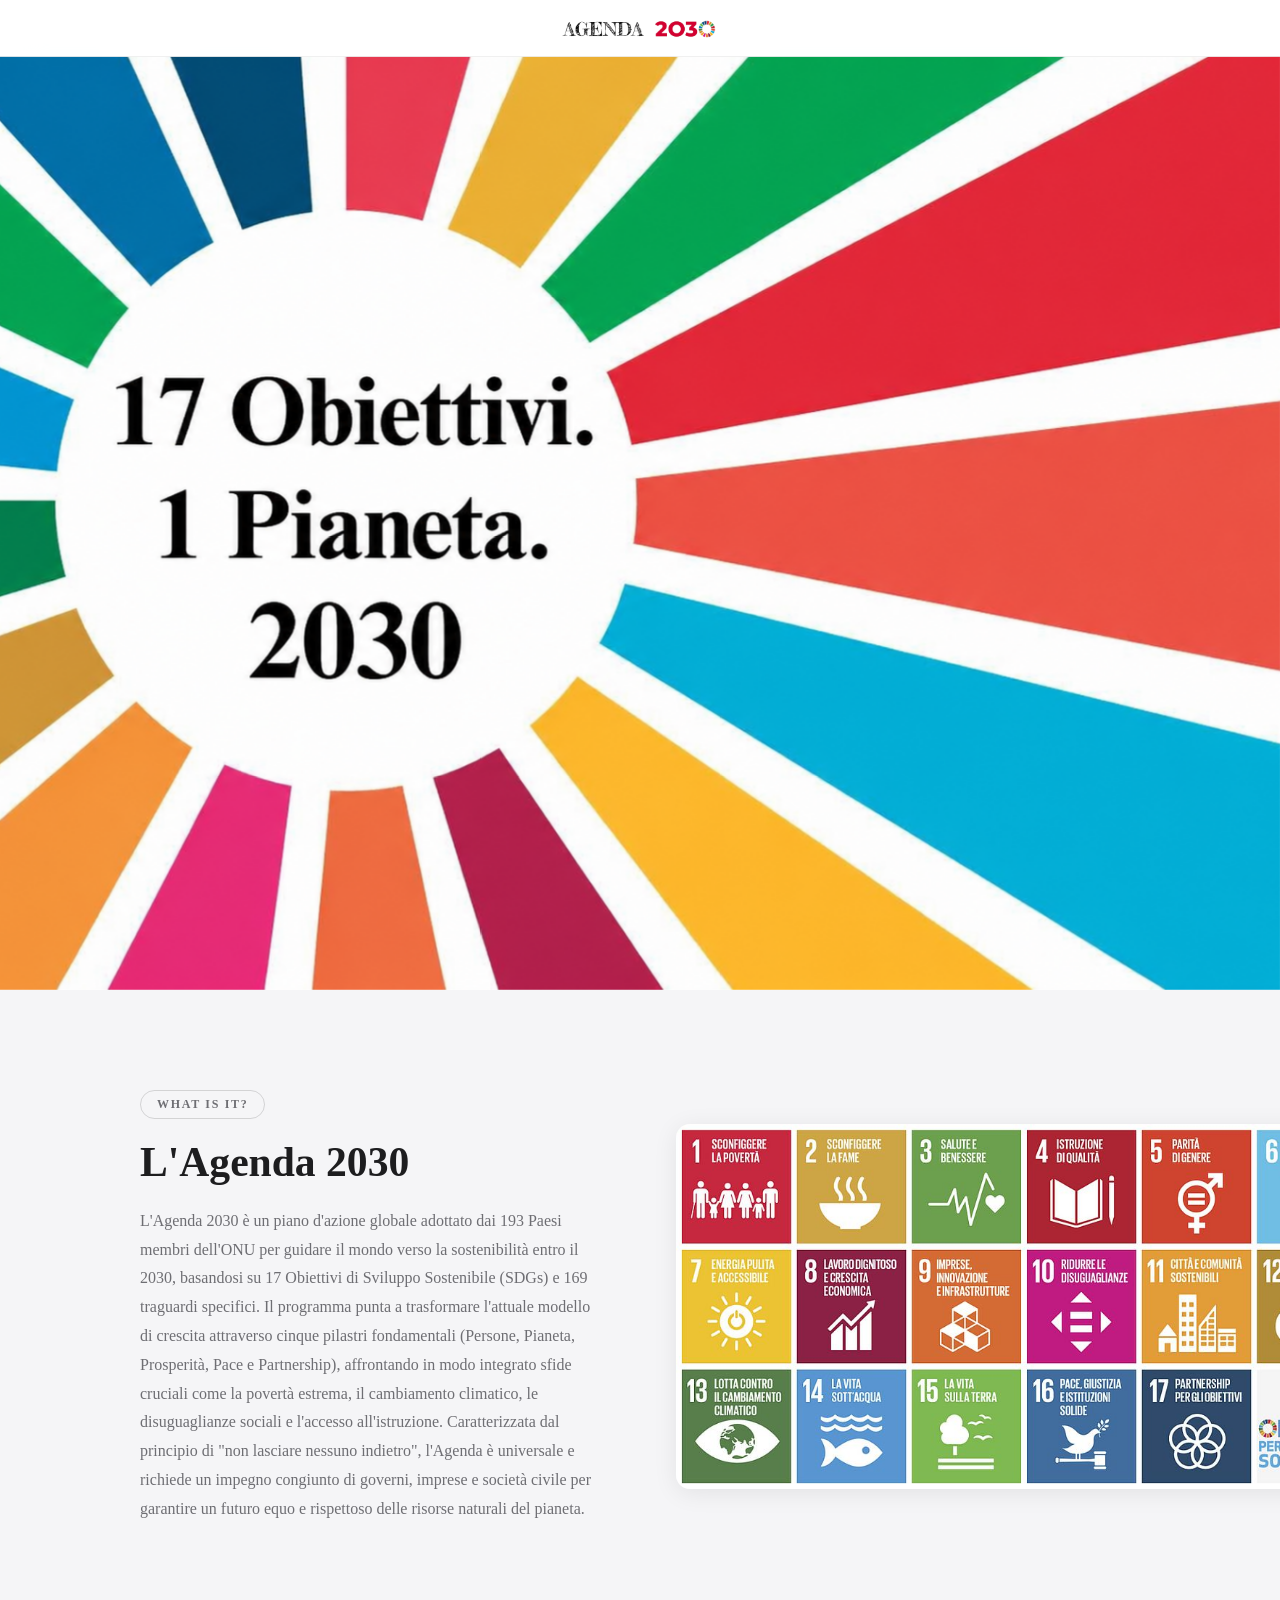
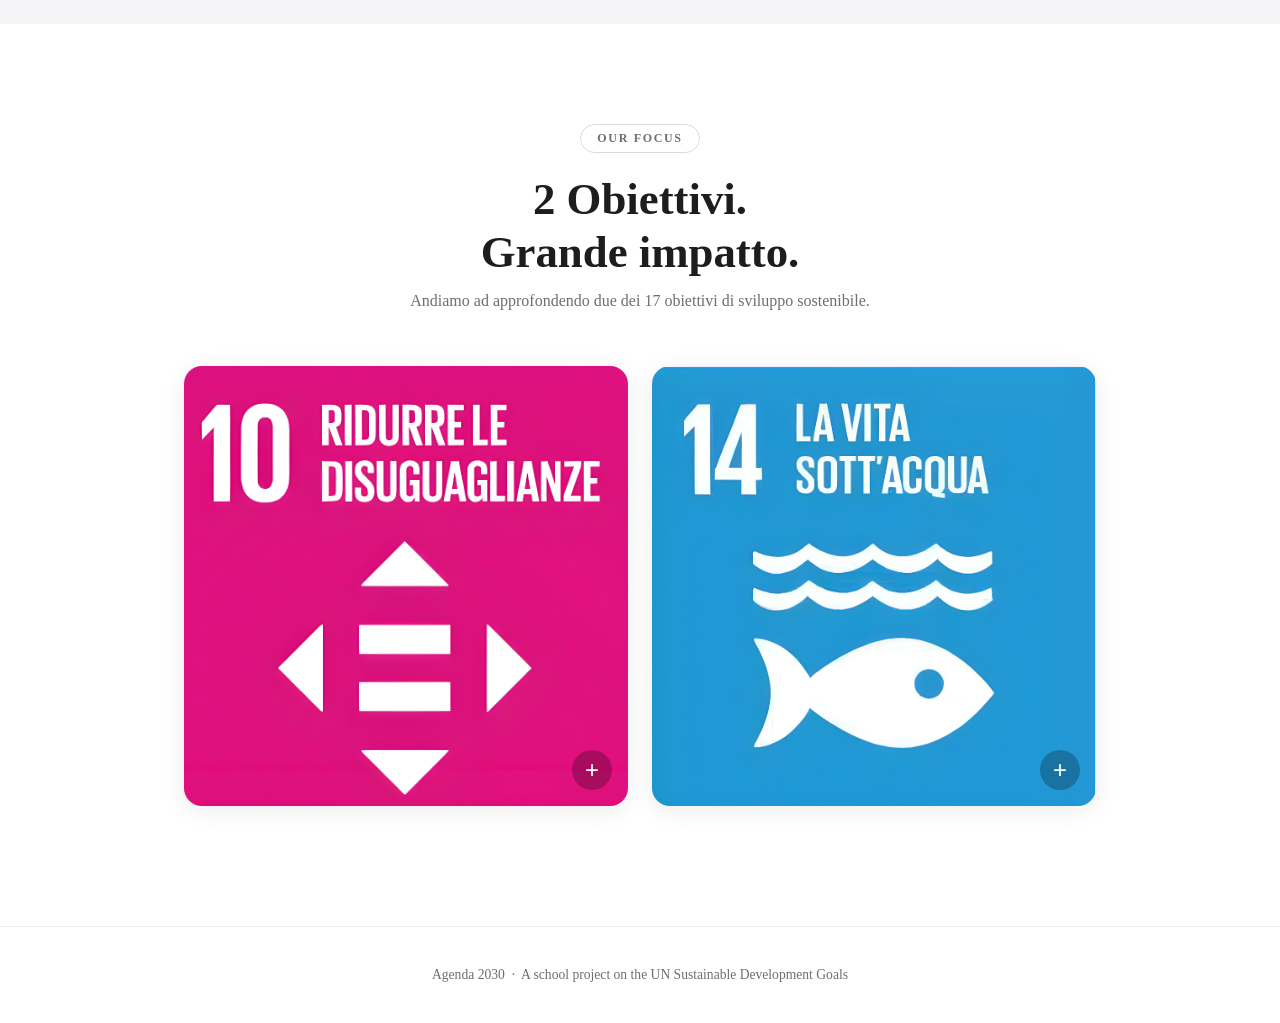
<file: index.html>
<!DOCTYPE html>
<html lang="en">
<head>
  <meta charset="UTF-8" />
  <meta name="viewport" content="width=device-width, initial-scale=1.0"/>
  <title>Agenda 2030</title>
  <link href="https://fonts.googleapis.com/css2?family=DM+Serif+Display&family=DM+Sans:wght@300;400;500;600&display=swap" rel="stylesheet"/>
  <link rel="stylesheet" href="style/style.css"/>
</head>
<body>

  <!-- ═══════════════════════════════════════
       NAV
       SWAP: change "your-logo-icon.png" to your actual logo image filename
  ════════════════════════════════════════ -->
  <nav>
    <a href="Index.html" class="nav-logo">
      <img src="logoAgenda2030-removebg-preview.png" alt="logo" class="nav-icon">
    </a>
  </nav>


  <!-- ═══════════════════════════════════════
       HERO
       SWAP: change "your-hero-image.jpg" to your actual hero image filename
  ════════════════════════════════════════ -->
  <section class="hero">

    <img src="herophoto.png" alt="Agenda 2030" class="hero-img">


  </section>


  <!-- ═══════════════════════════════════════
       WHAT IS AGENDA 2030
  ════════════════════════════════════════ -->
  <section class="what-section">
    <div class="what-inner">

      <div class="what-text">
        <span class="section-label">What is it?</span>
        <h2>L'Agenda 2030</h2>
        <p>
          L'Agenda 2030 è un piano d'azione globale adottato dai 193 Paesi membri
          dell'ONU per guidare il mondo verso la sostenibilità entro il 2030, basandosi
          su 17 Obiettivi di Sviluppo Sostenibile (SDGs) e 169 traguardi specifici.
          Il programma punta a trasformare l'attuale modello di crescita attraverso
          cinque pilastri fondamentali (Persone, Pianeta, Prosperità, Pace e Partnership),
          affrontando in modo integrato sfide cruciali come la povertà estrema, il cambiamento
          climatico, le disuguaglianze sociali e l'accesso all'istruzione.
          Caratterizzata dal principio di "non lasciare nessuno indietro",
          l'Agenda è universale e richiede un impegno congiunto di governi,
          imprese e società civile per garantire un futuro equo e rispettoso delle
          risorse naturali del pianeta.
        </p>
      </div>

      <img src="17goals.jpg" alt="The 17 Sustainable Development Goals" class="goals-img">

    </div>
  </section>


  <!-- ═══════════════════════════════════════
       OUR FOCUS
  ════════════════════════════════════════ -->
  <section class="focus-section">
    <span class="section-label">Our Focus</span>
    <h2>2 Obiettivi.<br>Grande impatto.</h2>
    <p class="sub">Andiamo ad approfondendo due dei 17 obiettivi di sviluppo sostenibile.</p>

    <div class="focus-grid">

      <!-- Goal 10 -->
<div class="goal-card">
  <img src="goal10photo.png" alt="Goal 10" class="card-img">
  <button class="plus-btn" onclick="openModal('goal10')" aria-label="Scopri di più sull'Obiettivo 10">+</button>
</div>

<!-- Goal 14 -->
<div class="goal-card">
  <img src="goal14photo.png" alt="Goal 14" class="card-img">
  <button class="plus-btn" onclick="openModal('goal14')" aria-label="Scopri di più sull'Obiettivo 14">+</button>
</div>

    </div>
  </section>


  <!-- ═══════════════════════════════════════
       FOOTER
  ════════════════════════════════════════ -->
  <footer>
    <p>Agenda 2030 &nbsp;·&nbsp; A school project on the UN Sustainable Development Goals</p>
  </footer>


  <!-- ═══════════════════════════════════════
       MODAL — do not edit the HTML structure
  ════════════════════════════════════════ -->
  <div class="overlay" id="overlay" onclick="handleOverlayClick(event)">
    <div class="modal" id="modal">
      <div class="modal-header">
        <div class="modal-meta">
          <div class="modal-tag" id="modal-tag"></div>
          <div class="modal-title" id="modal-title"></div>
        </div>
        <button class="modal-close" onclick="closeModal()">✕</button>
      </div>
      <div class="modal-body" id="modal-body"></div>
      <div class="resize-hint">↙ resize</div>
    </div>
  </div>


  <!-- ═══════════════════════════════════════
       JAVASCRIPT
       Edit the text inside body: ` ... ` for each goal if needed
  ════════════════════════════════════════ -->
  <script>
    const goals = {
      goal10: {
        tag:   "Goal 10",
        title: "Ridurre le disuguaglianze",
        color: "#e5243b",
        body: `
          <p>L'Obiettivo 10 punta a ridurre le disparità economiche e sociali sia all'interno dei singoli Paesi che tra le diverse nazioni. Il traguardo principale è garantire che il reddito del 40% più povero della popolazione cresca a un ritmo superiore rispetto alla media nazionale, assicurando a tutti una vita dignitosa.</p>
          <p>Oltre all'aspetto economico, l'Agenda 2030 promuove l'inclusione sociale e politica di ogni individuo, indipendentemente da età, sesso, disabilità, etnia o religione. Per riuscirci, è fondamentale eliminare leggi discriminatorie e adottare politiche fiscali e di protezione sociale più eque.</p>
          <p>Infine, l'obiettivo si occupa di rendere la migrazione più sicura e ordinata, riducendo i costi delle rimesse e favorendo la cooperazione globale per uno sviluppo che non lasci indietro nessuno.</p>
          <a class="modal-link" href="Goal10.html" style="color:#e5243b;">Explore Goal 10 in depth →</a>
        `
      },
      goal14: {
        tag:   "Goal 14",
        title: "La vita sott'acqua",
        color: "#0a97d9",
        body: `
          <p>L'Obiettivo 14 mira a <strong>conservare e utilizzare in modo sostenibile</strong> gli oceani, i mari e le risorse marine. Poiché gli oceani coprono oltre il 70% del pianeta, la loro salute è fondamentale per regolare il clima e sostenere la vita sulla Terra. L'Agenda 2030 si impegna a ridurre drasticamente l'inquinamento marino, in particolare quello causato dalle plastiche e dai nutrienti provenienti dalle attività terrestri.</p>
          <p>Un punto centrale è la lotta contro l'<strong>acidificazione degli oceani</strong> e lo sfruttamento eccessivo delle risorse ittiche. L'obiettivo promuove la pesca sostenibile per ripristinare le popolazioni di pesci e proteggere la biodiversità marina, puntando a salvaguardare almeno il 10% delle zone costiere e marine attraverso riserve protette.</p>
          <p>Infine, l'Obiettivo 14 sottolinea l'importanza della <strong>ricerca scientifica</strong> e della cooperazione internazionale per trasferire tecnologie marine ai Paesi in via di sviluppo. Solo proteggendo gli ecosistemi marini possiamo garantire risorse alimentari e stabilità climatica per le generazioni future.</p>
          <a class="modal-link" href="Goal14.html" style="color:#0a97d9;">Explore Goal 14 in depth →</a>
        `
      }
    };

    function openModal(key) {
      const d = goals[key];
      document.getElementById('modal-tag').textContent   = d.tag;
      document.getElementById('modal-tag').style.color   = d.color;
      document.getElementById('modal-title').textContent = d.title;
      document.getElementById('modal-body').innerHTML    = d.body;

      const m = document.getElementById('modal');
      m.style.width  = '540px';
      m.style.height = 'auto';

      document.getElementById('overlay').classList.add('active');
    }

    function closeModal() {
      document.getElementById('overlay').classList.remove('active');
    }

    function handleOverlayClick(e) {
      if (e.target === document.getElementById('overlay')) closeModal();
    }

    document.addEventListener('keydown', e => {
      if (e.key === 'Escape') closeModal();
    });
  </script>

</body>
</html>
</file>
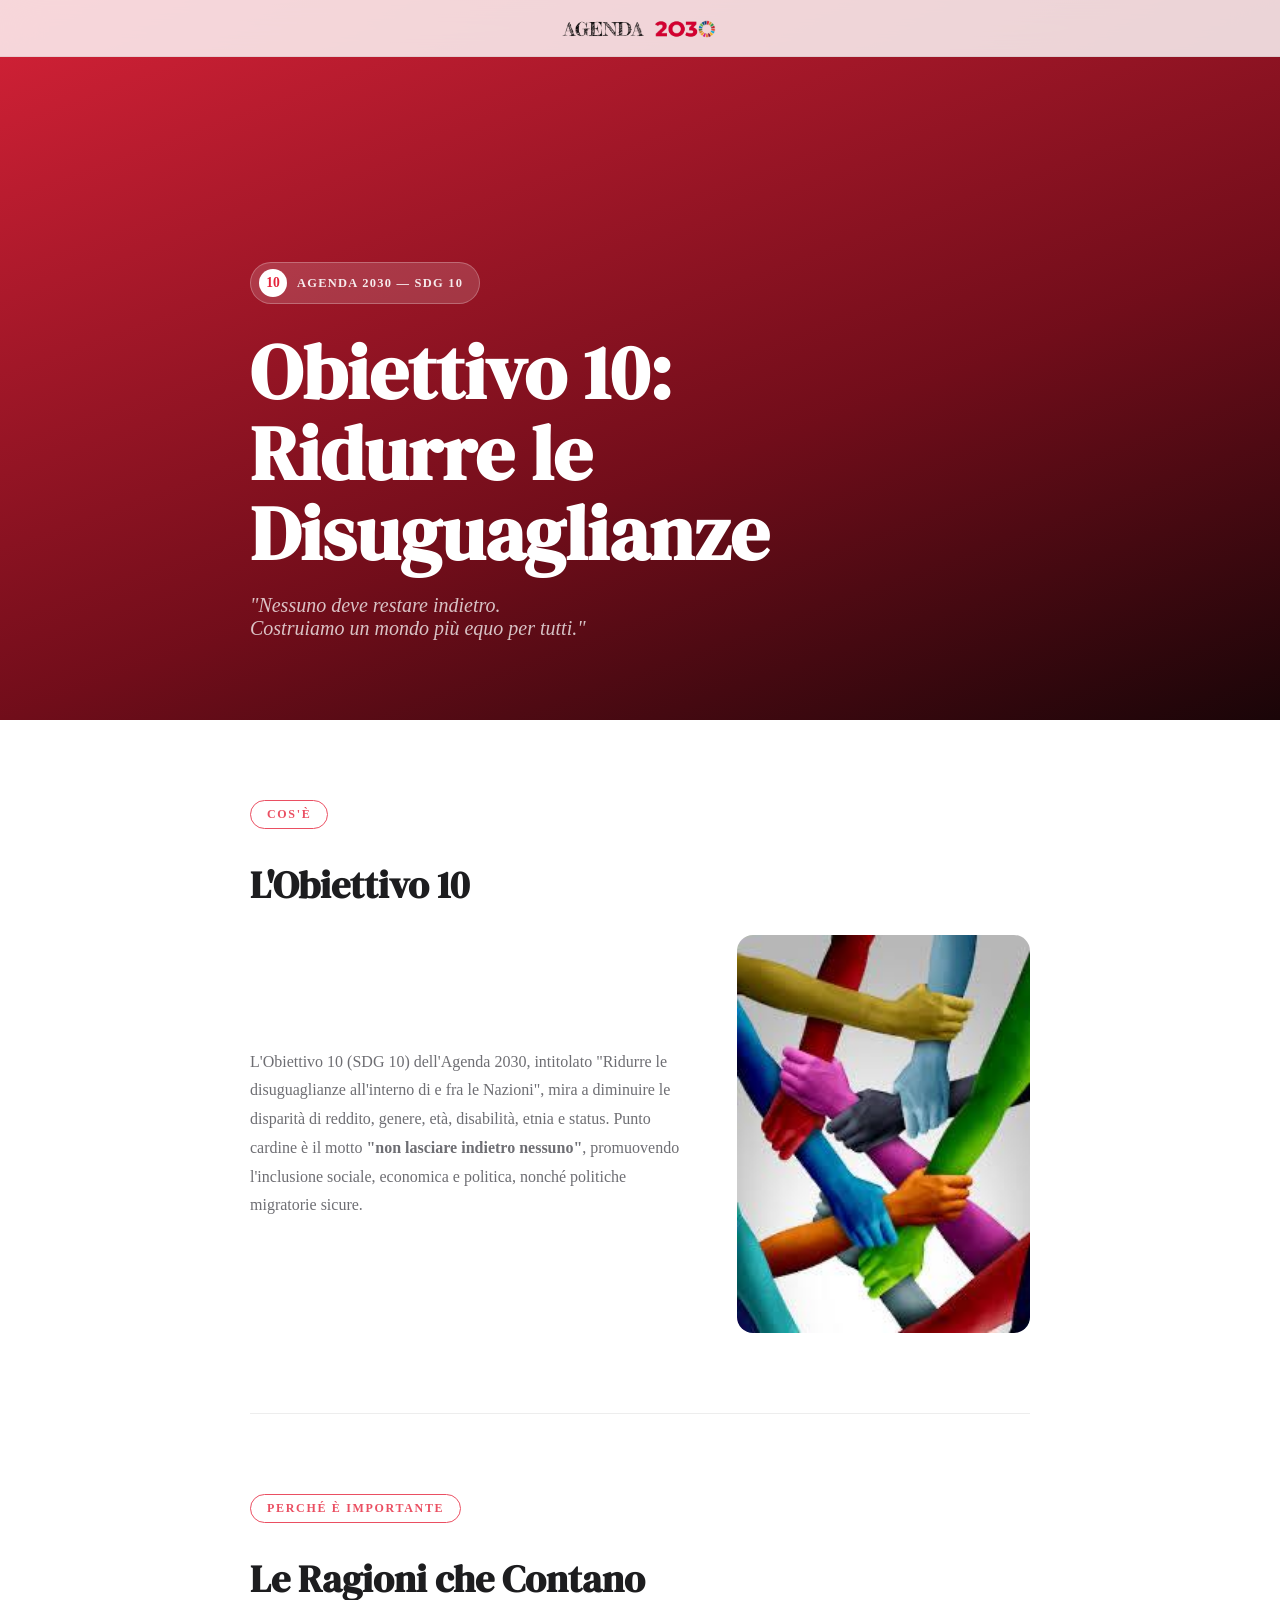
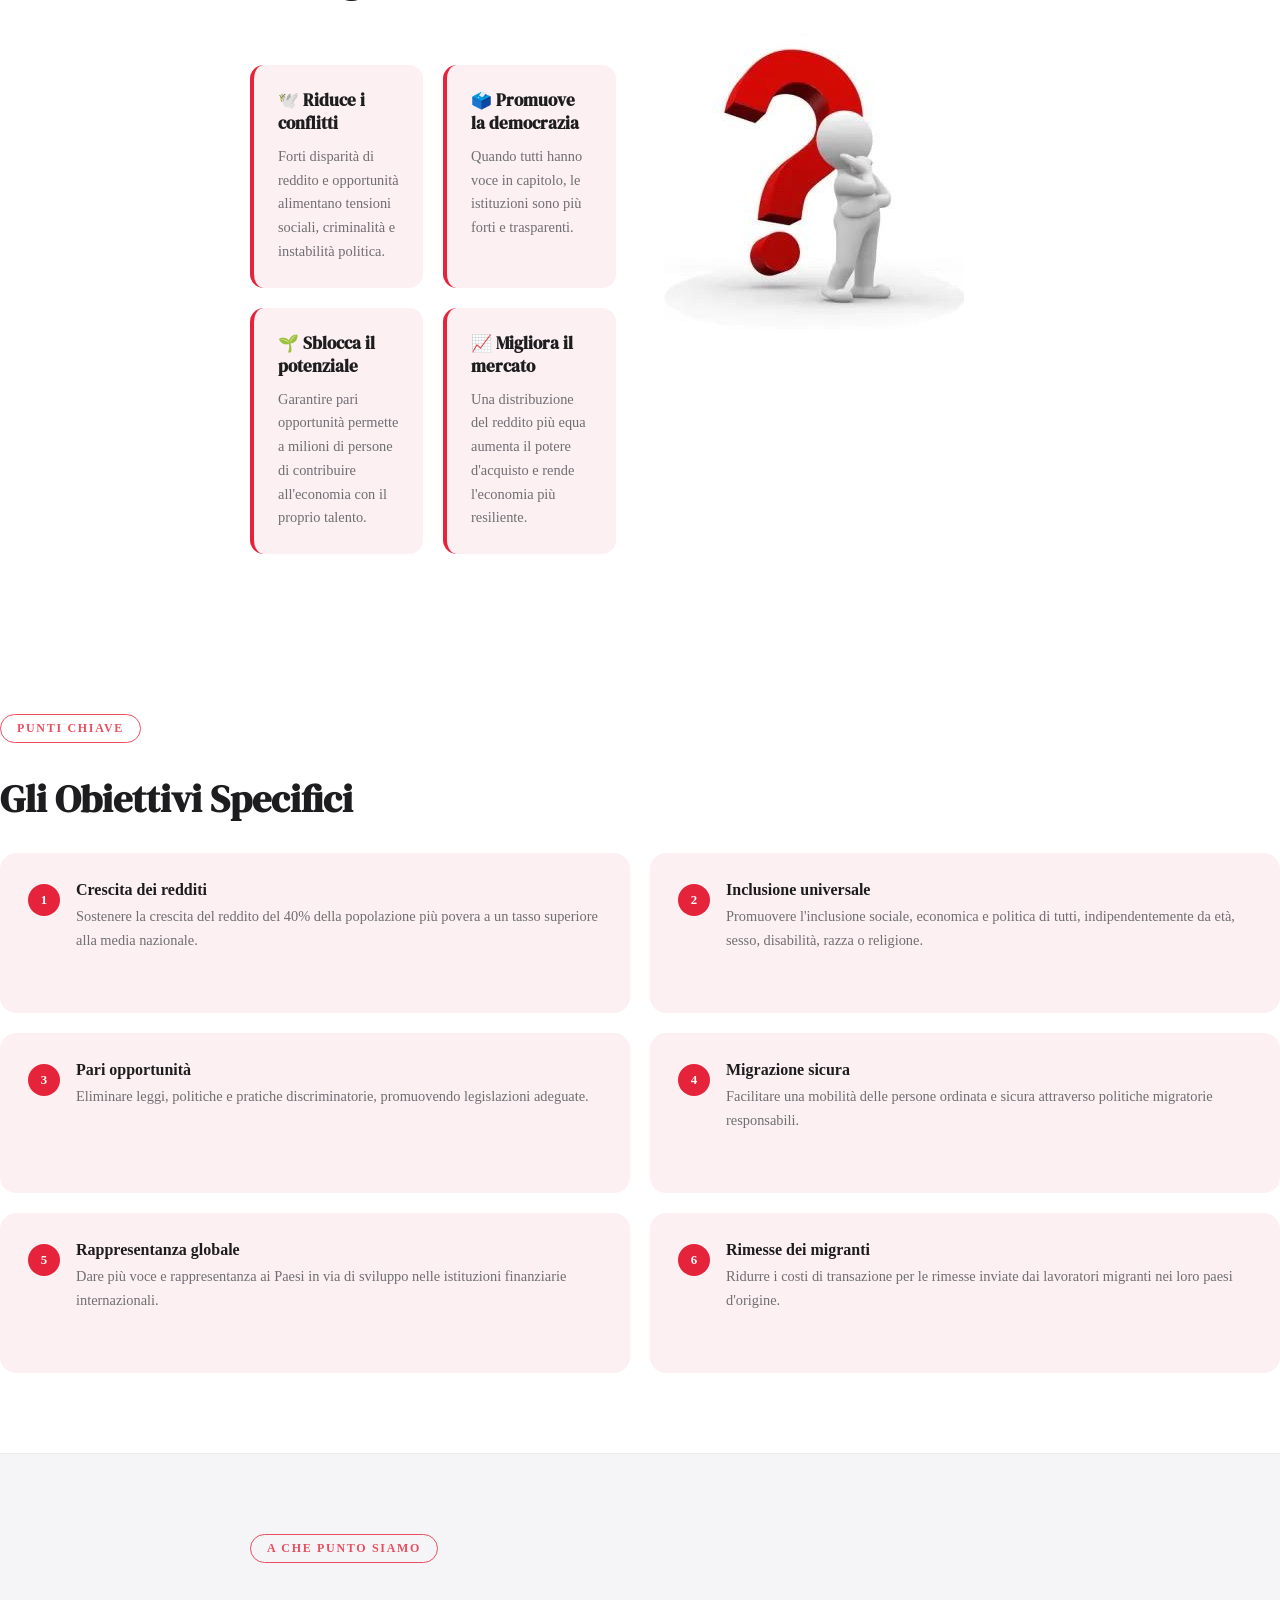
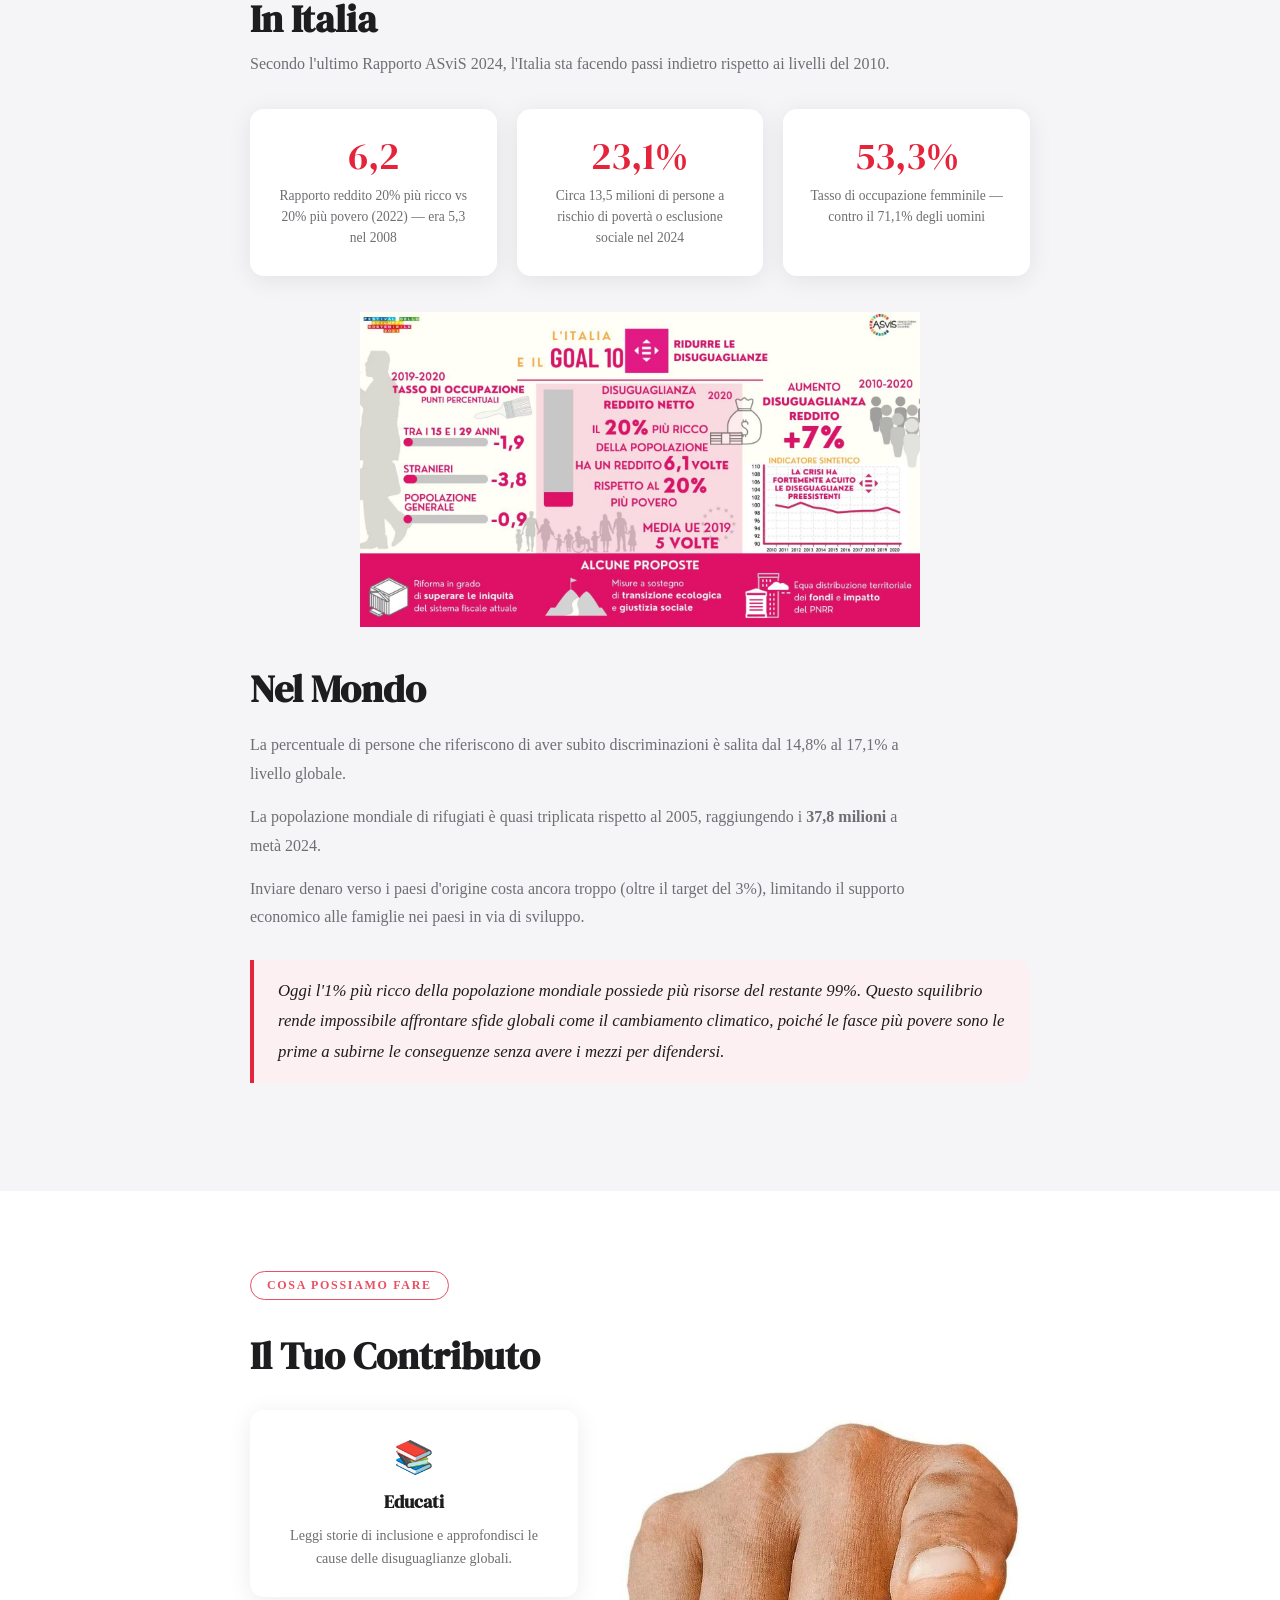
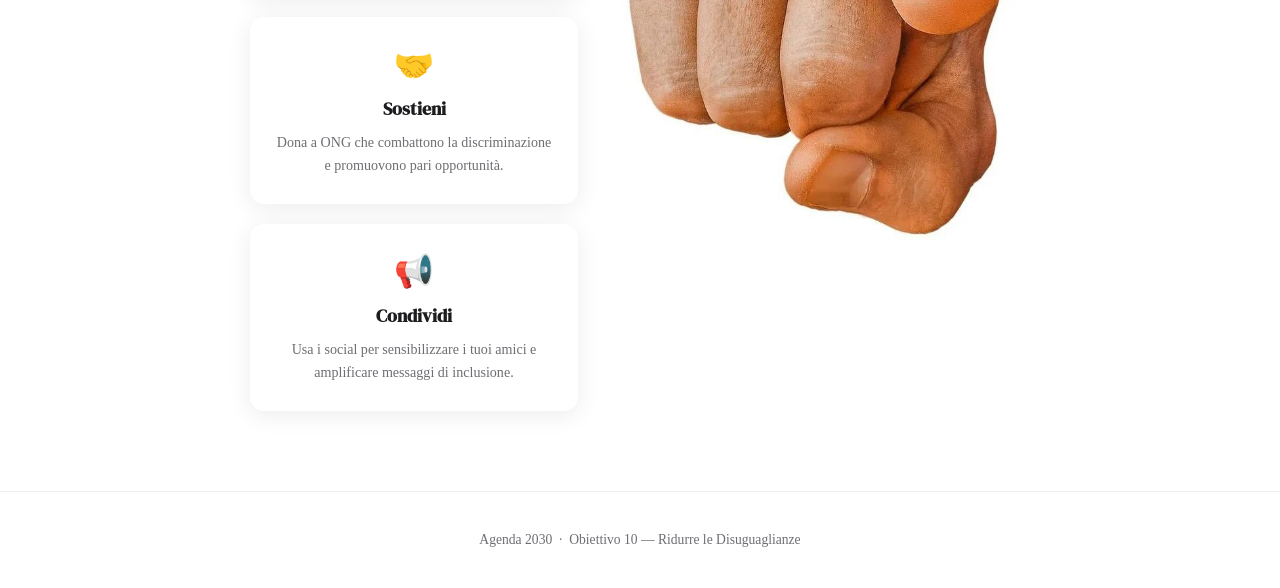
<file: goal10.html>
<!DOCTYPE html>
<html lang="it">
<head>
  <meta charset="UTF-8" />
  <meta name="viewport" content="width=device-width, initial-scale=1.0"/>
  <title>Obiettivo 10 — Ridurre le Disuguaglianze</title>
  <link href="https://fonts.googleapis.com/css2?family=DM+Serif+Display&family=DM+Sans:wght@300;400;500;600&display=swap" rel="stylesheet"/>
  <link rel="stylesheet" href="style/style.css"/>
  <link rel="stylesheet" href="goal10.css"/>
</head>
<body>

  <!-- NAV -->
  <nav>
    <a href="Index.html" class="nav-logo">
      <img src="logoAgenda2030-removebg-preview.png" alt="logo" class="nav-icon">

    </a>
  </nav>


  <!-- HERO -->
  <section class="goal-hero">
    <div class="goal-hero-bg"></div>
    <div class="goal-hero-content">
      <div class="goal-badge">
        <div class="goal-badge-num">10</div>
        <span>Agenda 2030 — SDG 10</span>
      </div>
      <h1>Obiettivo 10:<br>Ridurre le<br>Disuguaglianze</h1>
      <p class="subtitle">"Nessuno deve restare indietro.<br>Costruiamo un mondo più equo per tutti."</p>
    </div>
  </section>


  <!-- INTRO -->
  <div class="page-content">
    <section class="content-section">
  <span class="section-label">Cos'è</span>
  <h2>L'Obiettivo 10</h2>

  <div class="intro-grid">
    <p>
      L'Obiettivo 10 (SDG 10) dell'Agenda 2030, intitolato "Ridurre le disuguaglianze all'interno di
      e fra le Nazioni", mira a diminuire le disparità di reddito, genere, età, disabilità, etnia e
      status. Punto cardine è il motto <strong>"non lasciare indietro nessuno"</strong>, promuovendo
      l'inclusione sociale, economica e politica, nonché politiche migratorie sicure.
    </p>
    <img src="image1goal10.jpeg" alt="Obiettivo 10" class="section-image">
  </div>
</section>


    <!-- PERCHÉ È IMPORTANTE -->
    <section class="content-section">
      <span class="section-label">Perché è importante</span>
      <h2>Le Ragioni che Contano</h2>

      <div class="two-col">
        <div>
          <div class="why-grid">
            <div class="why-card">
              <h3>🕊️ Riduce i conflitti</h3>
              <p>Forti disparità di reddito e opportunità alimentano tensioni sociali, criminalità e instabilità politica.</p>
            </div>
            <div class="why-card">
              <h3>🗳️ Promuove la democrazia</h3>
              <p>Quando tutti hanno voce in capitolo, le istituzioni sono più forti e trasparenti.</p>
            </div>
            <div class="why-card">
              <h3>🌱 Sblocca il potenziale</h3>
              <p>Garantire pari opportunità permette a milioni di persone di contribuire all'economia con il proprio talento.</p>
            </div>
            <div class="why-card">
              <h3>📈 Migliora il mercato</h3>
              <p>Una distribuzione del reddito più equa aumenta il potere d'acquisto e rende l'economia più resiliente.</p>
            </div>
          </div>
        </div>

        <!-- ╔══════════════════════════════╗
             ║  SWAP: inserisci immagine 2  ║
             ╚══════════════════════════════╝ -->
    
          <img src="image2goal10.jpeg" alt="">
        </div>
      </div>
    </section>


    <!-- PUNTI CHIAVE -->
<section class="content-section">
  <span class="section-label">Punti chiave</span>
  <h2>Gli Obiettivi Specifici</h2>
  <div class="key-grid">

    <div class="key-card">
      <div class="key-num">1</div>
      <div>
        <strong>Crescita dei redditi</strong>
        <span>Sostenere la crescita del reddito del 40% della popolazione più povera a un tasso superiore alla media nazionale.</span>
      </div>
    </div>

    <div class="key-card">
      <div class="key-num">2</div>
      <div>
        <strong>Inclusione universale</strong>
        <span>Promuovere l'inclusione sociale, economica e politica di tutti, indipendentemente da età, sesso, disabilità, razza o religione.</span>
      </div>
    </div>

    <div class="key-card">
      <div class="key-num">3</div>
      <div>
        <strong>Pari opportunità</strong>
        <span>Eliminare leggi, politiche e pratiche discriminatorie, promuovendo legislazioni adeguate.</span>
      </div>
    </div>

    <div class="key-card">
      <div class="key-num">4</div>
      <div>
        <strong>Migrazione sicura</strong>
        <span>Facilitare una mobilità delle persone ordinata e sicura attraverso politiche migratorie responsabili.</span>
      </div>
    </div>

    <div class="key-card">
      <div class="key-num">5</div>
      <div>
        <strong>Rappresentanza globale</strong>
        <span>Dare più voce e rappresentanza ai Paesi in via di sviluppo nelle istituzioni finanziarie internazionali.</span>
      </div>
    </div>

    <div class="key-card">
      <div class="key-num">6</div>
      <div>
        <strong>Rimesse dei migranti</strong>
        <span>Ridurre i costi di transazione per le rimesse inviate dai lavoratori migranti nei loro paesi d'origine.</span>
      </div>
    </div>

  </div>
</section>


  <!-- A CHE PUNTO SIAMO — stats su sfondo grigio -->
  <section class="stats-section">
    <div class="stats-inner">
      <span class="section-label">A che punto siamo</span>
      <h2>In Italia</h2>
      <p>
        Secondo l'ultimo Rapporto ASviS 2024, l'Italia sta facendo passi indietro rispetto ai livelli del 2010.
      </p>

      <div class="stats-grid">
        <div class="stat-card">
          <div class="stat-num">6,2</div>
          <div class="stat-label">Rapporto reddito 20% più ricco vs 20% più povero (2022) — era 5,3 nel 2008</div>
        </div>
        <div class="stat-card">
          <div class="stat-num">23,1%</div>
          <div class="stat-label">Circa 13,5 milioni di persone a rischio di povertà o esclusione sociale nel 2024</div>
        </div>
        <div class="stat-card">
          <div class="stat-num">53,3%</div>
          <div class="stat-label">Tasso di occupazione femminile — contro il 71,1% degli uomini</div>
        </div>
      </div>

      <!-- ╔══════════════════════════════╗
           ║  SWAP: inserisci immagine 3  ║
           ╚══════════════════════════════╝ -->
        <img src="image3goal10.jpeg" alt="Situazione delle disuguaglianze in Italia" class="goal-inline-image">

      <div class="world-text">
        <h2>Nel Mondo</h2>
        <p>La percentuale di persone che riferiscono di aver subito discriminazioni è salita dal 14,8% al 17,1% a livello globale.</p>
        <p>La popolazione mondiale di rifugiati è quasi triplicata rispetto al 2005, raggiungendo i <strong>37,8 milioni</strong> a metà 2024.</p>
        <p>Inviare denaro verso i paesi d'origine costa ancora troppo (oltre il target del 3%), limitando il supporto economico alle famiglie nei paesi in via di sviluppo.</p>

        <div class="highlight-quote">
          <p>Oggi l'1% più ricco della popolazione mondiale possiede più risorse del restante 99%. Questo squilibrio rende impossibile affrontare sfide globali come il cambiamento climatico, poiché le fasce più povere sono le prime a subirne le conseguenze senza avere i mezzi per difendersi.</p>
        </div>
      </div>
    </div>
  </section>


  <!-- COSA POSSIAMO FARE -->
  <div class="page-content">
    <section class="content-section">
      <span class="section-label">Cosa possiamo fare</span>
      <h2>Il Tuo Contributo</h2>

      <div class="action-layout">
        <div class="action-grid">
        <div class="action-card">
          <span class="action-icon">📚</span>
          <h3>Educati</h3>
          <p>Leggi storie di inclusione e approfondisci le cause delle disuguaglianze globali.</p>
        </div>
        <div class="action-card">
          <span class="action-icon">🤝</span>
          <h3>Sostieni</h3>
          <p>Dona a ONG che combattono la discriminazione e promuovono pari opportunità.</p>
        </div>
        <div class="action-card">
          <span class="action-icon">📢</span>
          <h3>Condividi</h3>
          <p>Usa i social per sensibilizzare i tuoi amici e amplificare messaggi di inclusione.</p>
        </div>
      </div>

      <!-- ╔══════════════════════════════╗
           ║   ║
           ╚══════════════════════════════╝ -->
        <img src="image4goal10.jpeg" alt="Azioni per ridurre le disuguaglianze" class="action-image">
      </div>
    </section>
  </div>


  <!-- FOOTER -->
  <footer class="goal-footer">
    <p>Agenda 2030 &nbsp;·&nbsp; Obiettivo 10 — Ridurre le Disuguaglianze</p>
  </footer>

</body>
</html>
</file>
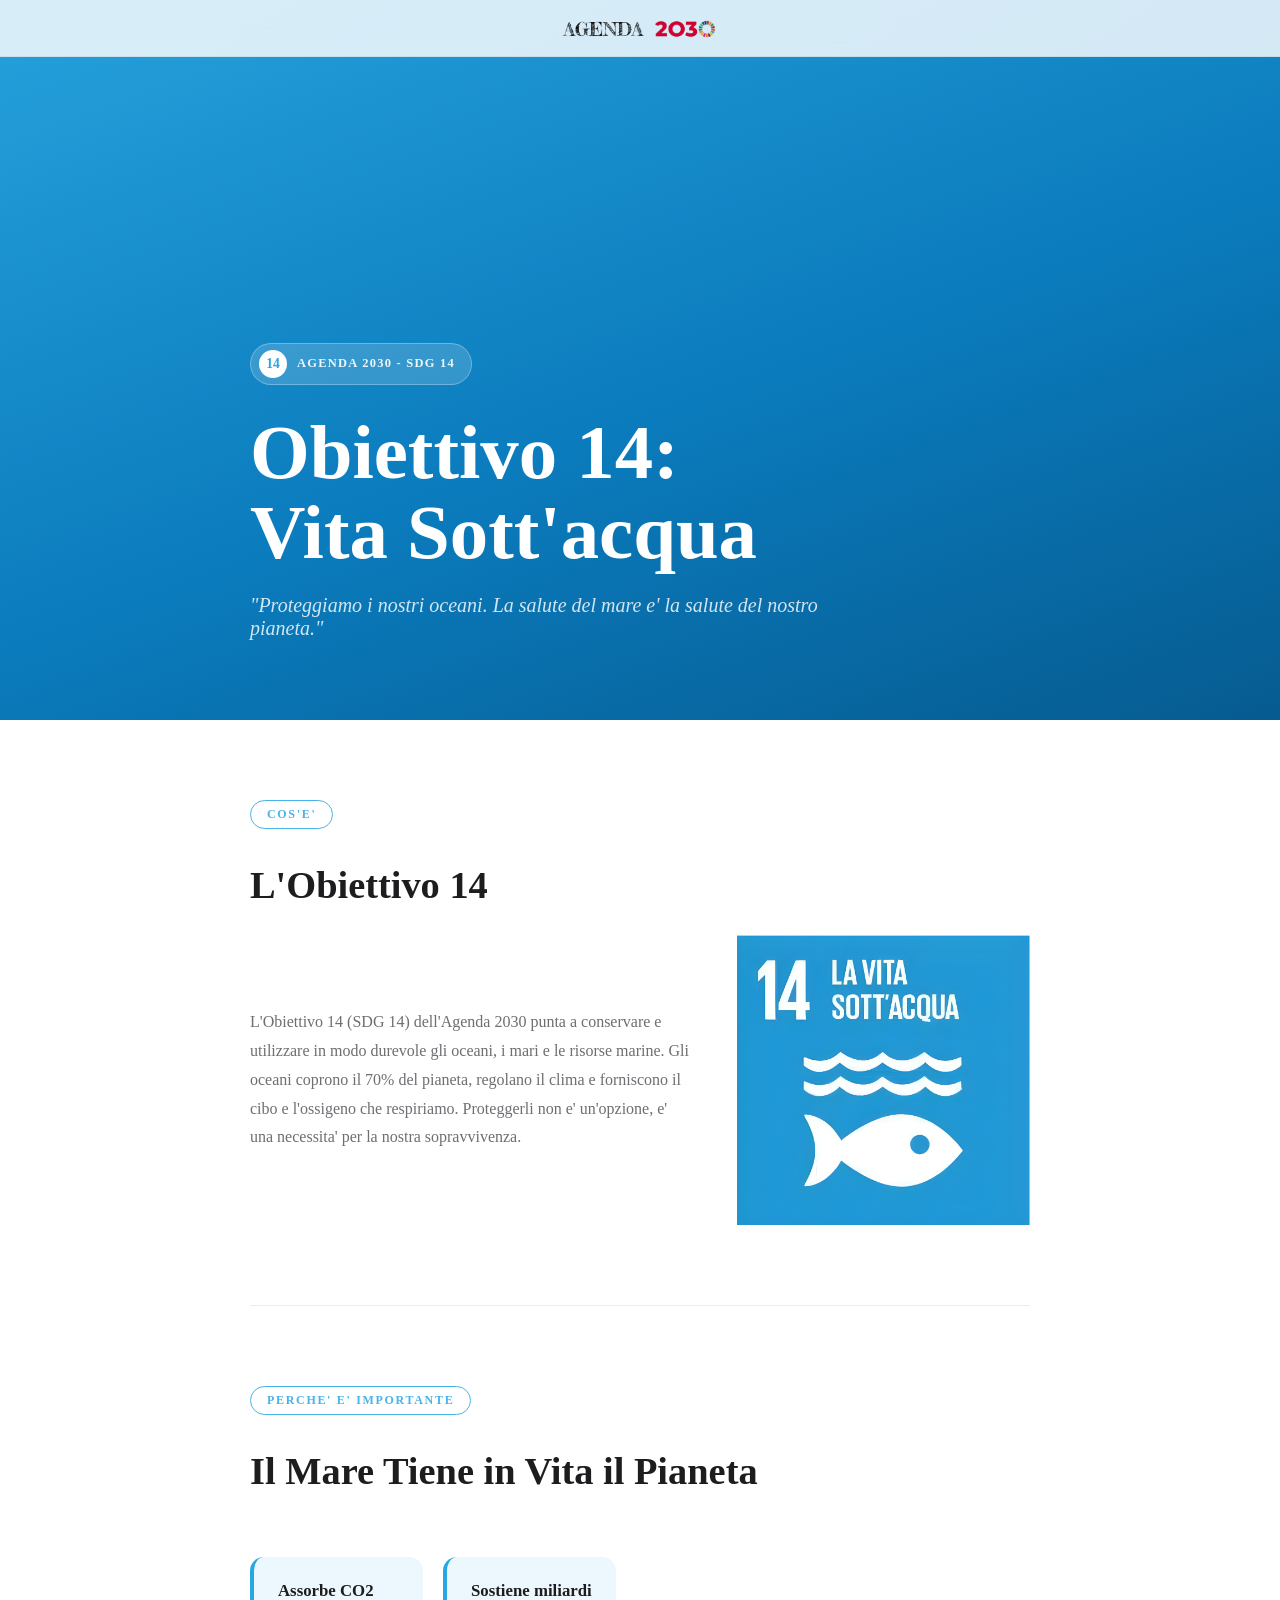
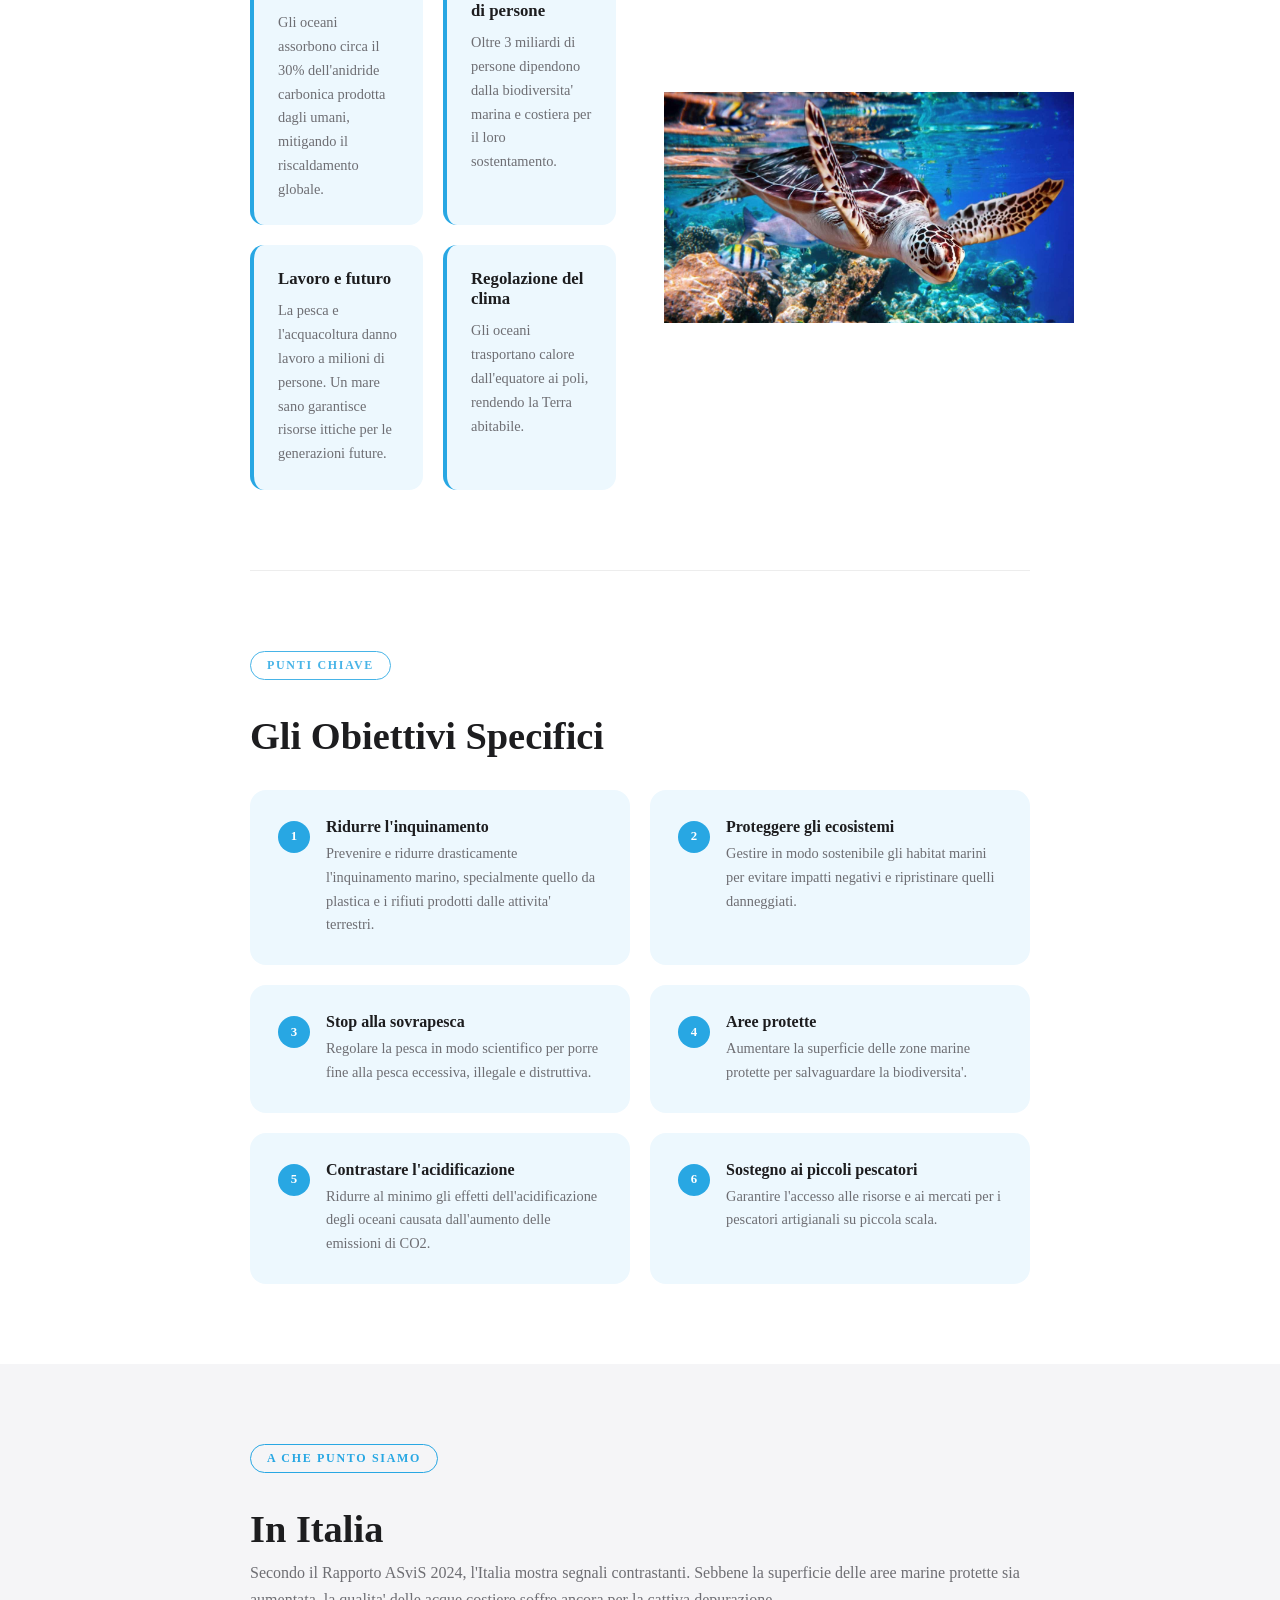
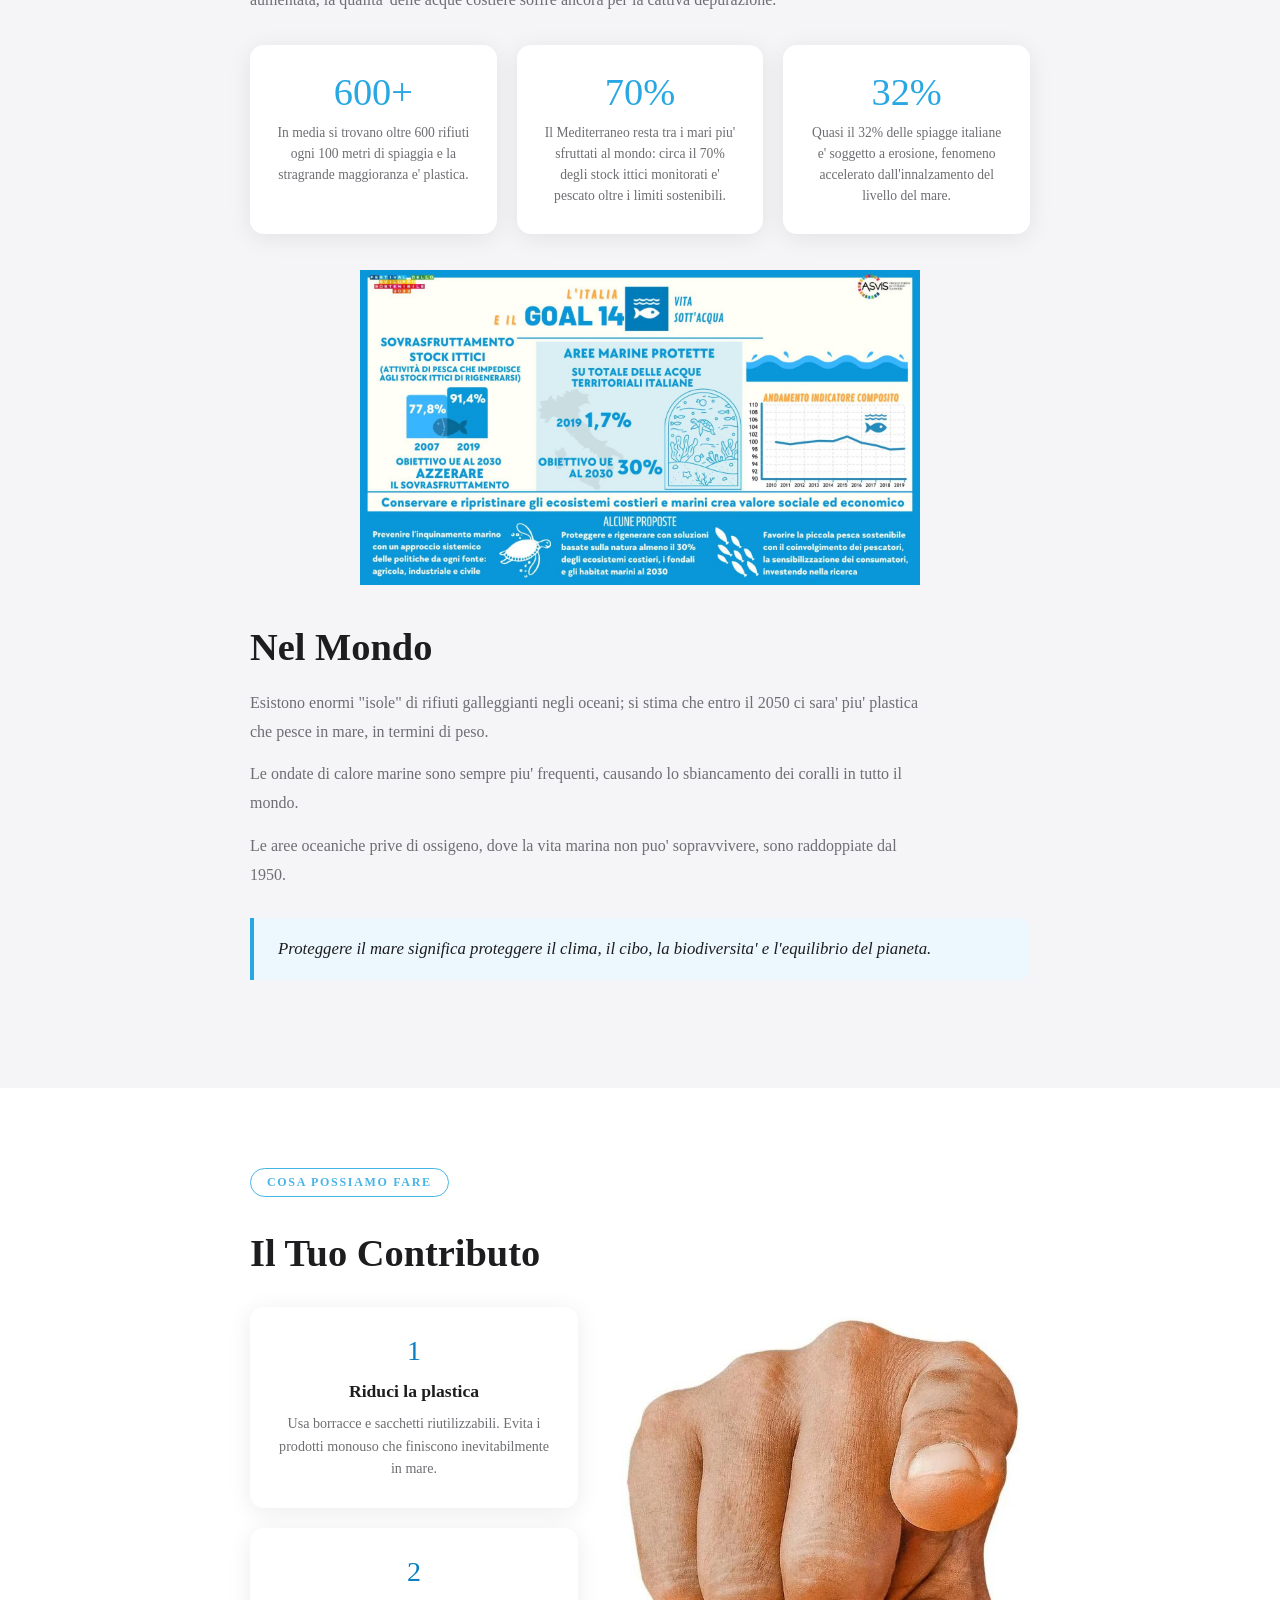
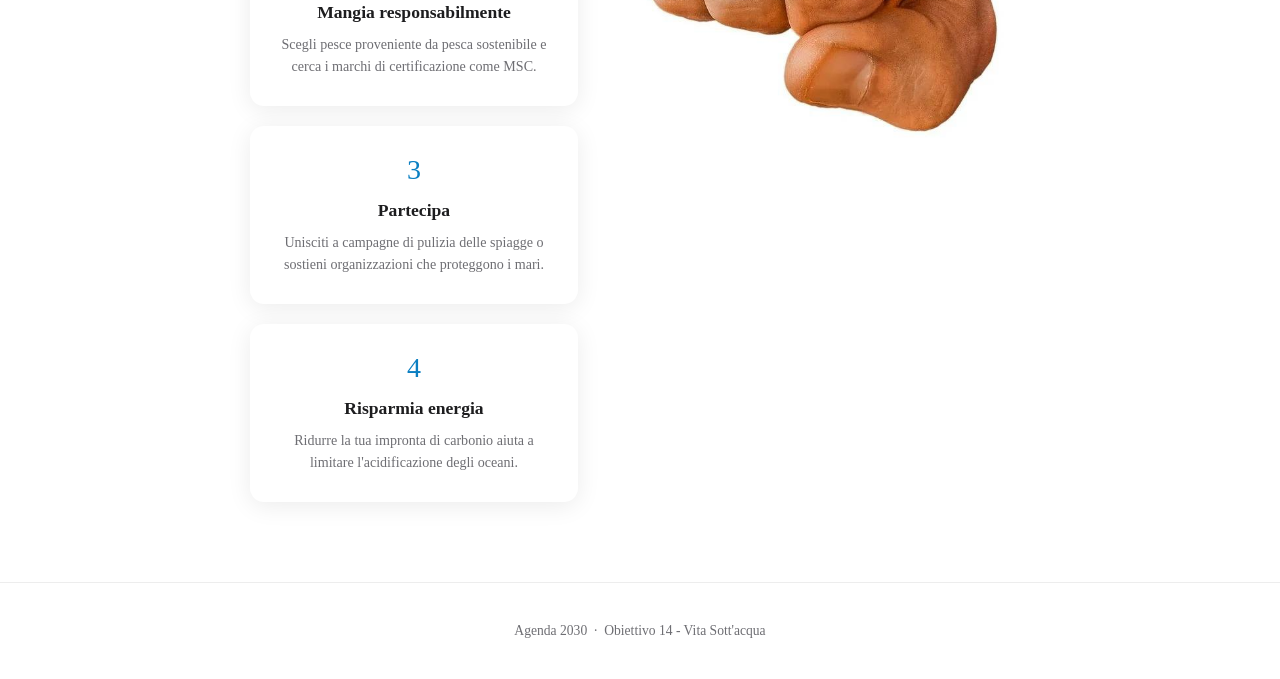
<file: goal14.html>
<!DOCTYPE html>
<html lang="it">
<head>
  <meta charset="UTF-8" />
  <meta name="viewport" content="width=device-width, initial-scale=1.0"/>
  <title>Obiettivo 14 - Vita Sott'acqua</title>
  <link href="https://fonts.googleapis.com/css2?family=DM+Serif+Display&family=DM+Sans:wght@300;400;500;600&display=swap" rel="stylesheet"/>
  <link rel="stylesheet" href="style/style.css"/>
  <link rel="stylesheet" href="goal14.css"/>
</head>
<body>
  <nav>
    <a href="Index.html" class="nav-logo">
      <img src="logoAgenda2030-removebg-preview.png" alt="logo" class="nav-icon">
    </a>
  </nav>

  <section class="goal-hero">
    <div class="goal-hero-bg"></div>
    <div class="goal-hero-content">
      <div class="goal-badge">
        <div class="goal-badge-num">14</div>
        <span>Agenda 2030 - SDG 14</span>
      </div>
      <h1>Obiettivo 14:<br>Vita Sott'acqua</h1>
      <p class="subtitle">"Proteggiamo i nostri oceani. La salute del mare e' la salute del nostro pianeta."</p>
    </div>
  </section>

  <div class="page-content">
    <section class="content-section">
      <span class="section-label">Cos'e'</span>
      <h2>L'Obiettivo 14</h2>

      <div class="intro-grid">
        <p>
          L'Obiettivo 14 (SDG 14) dell'Agenda 2030 punta a conservare e utilizzare in modo durevole gli oceani,
          i mari e le risorse marine. Gli oceani coprono il 70% del pianeta, regolano il clima e forniscono il
          cibo e l'ossigeno che respiriamo. Proteggerli non e' un'opzione, e' una necessita' per la nostra sopravvivenza.
        </p>
        <img src="goal14photo.png" alt="Obiettivo 14 vita sott'acqua" class="section-image">
      </div>
    </section>

    <section class="content-section">
      <span class="section-label">Perche' e' importante</span>
      <h2>Il Mare Tiene in Vita il Pianeta</h2>

      <div class="two-col">
        <div>
          <div class="why-grid">
            <div class="why-card">
              <h3>Assorbe CO2</h3>
              <p>Gli oceani assorbono circa il 30% dell'anidride carbonica prodotta dagli umani, mitigando il riscaldamento globale.</p>
            </div>
            <div class="why-card">
              <h3>Sostiene miliardi di persone</h3>
              <p>Oltre 3 miliardi di persone dipendono dalla biodiversita' marina e costiera per il loro sostentamento.</p>
            </div>
            <div class="why-card">
              <h3>Lavoro e futuro</h3>
              <p>La pesca e l'acquacoltura danno lavoro a milioni di persone. Un mare sano garantisce risorse ittiche per le generazioni future.</p>
            </div>
            <div class="why-card">
              <h3>Regolazione del clima</h3>
              <p>Gli oceani trasportano calore dall'equatore ai poli, rendendo la Terra abitabile.</p>
            </div>
          </div>
        </div>

        <img src="pic1goal14.jpeg" alt="Importanza degli oceani" class="section-image why-image">
      </div>
    </section>

    <section class="content-section">
      <span class="section-label">Punti chiave</span>
      <h2>Gli Obiettivi Specifici</h2>

      <div class="key-grid">
        <div class="key-card">
          <div class="key-num">1</div>
          <div>
            <strong>Ridurre l'inquinamento</strong>
            <span>Prevenire e ridurre drasticamente l'inquinamento marino, specialmente quello da plastica e i rifiuti prodotti dalle attivita' terrestri.</span>
          </div>
        </div>
        <div class="key-card">
          <div class="key-num">2</div>
          <div>
            <strong>Proteggere gli ecosistemi</strong>
            <span>Gestire in modo sostenibile gli habitat marini per evitare impatti negativi e ripristinare quelli danneggiati.</span>
          </div>
        </div>
        <div class="key-card">
          <div class="key-num">3</div>
          <div>
            <strong>Stop alla sovrapesca</strong>
            <span>Regolare la pesca in modo scientifico per porre fine alla pesca eccessiva, illegale e distruttiva.</span>
          </div>
        </div>
        <div class="key-card">
          <div class="key-num">4</div>
          <div>
            <strong>Aree protette</strong>
            <span>Aumentare la superficie delle zone marine protette per salvaguardare la biodiversita'.</span>
          </div>
        </div>
        <div class="key-card">
          <div class="key-num">5</div>
          <div>
            <strong>Contrastare l'acidificazione</strong>
            <span>Ridurre al minimo gli effetti dell'acidificazione degli oceani causata dall'aumento delle emissioni di CO2.</span>
          </div>
        </div>
        <div class="key-card">
          <div class="key-num">6</div>
          <div>
            <strong>Sostegno ai piccoli pescatori</strong>
            <span>Garantire l'accesso alle risorse e ai mercati per i pescatori artigianali su piccola scala.</span>
          </div>
        </div>
      </div>
    </section>
  </div>

  <section class="stats-section">
    <div class="stats-inner">
      <span class="section-label" style="color:var(--goal-color); border-color:var(--goal-color);">A che punto siamo</span>
      <h2 style="font-family:'Times New Roman', Times, serif; font-size:clamp(1.7rem,3.5vw,2.4rem); margin:14px 0 8px;">In Italia</h2>
      <p style="font-size:1rem; color:var(--text-secondary); font-weight:300; line-height:1.7; margin-bottom:0;">
        Secondo il Rapporto ASviS 2024, l'Italia mostra segnali contrastanti. Sebbene la superficie delle aree marine protette sia aumentata,
        la qualita' delle acque costiere soffre ancora per la cattiva depurazione.
      </p>

      <div class="stats-grid">
        <div class="stat-card">
          <div class="stat-num">600+</div>
          <div class="stat-label">In media si trovano oltre 600 rifiuti ogni 100 metri di spiaggia e la stragrande maggioranza e' plastica.</div>
        </div>
        <div class="stat-card">
          <div class="stat-num">70%</div>
          <div class="stat-label">Il Mediterraneo resta tra i mari piu' sfruttati al mondo: circa il 70% degli stock ittici monitorati e' pescato oltre i limiti sostenibili.</div>
        </div>
        <div class="stat-card">
          <div class="stat-num">32%</div>
          <div class="stat-label">Quasi il 32% delle spiagge italiane e' soggetto a erosione, fenomeno accelerato dall'innalzamento del livello del mare.</div>
        </div>
      </div>

      <img src="pic3goal14.jpeg" alt="Situazione dei mari in Italia" class="goal-inline-image">

      <div class="world-text">
        <h2 style="font-family:'Times New Roman', Times, serif; font-size:clamp(1.7rem,3.5vw,2.4rem); margin-bottom:20px;">Nel Mondo</h2>
        <p>Esistono enormi "isole" di rifiuti galleggianti negli oceani; si stima che entro il 2050 ci sara' piu' plastica che pesce in mare, in termini di peso.</p>
        <p>Le ondate di calore marine sono sempre piu' frequenti, causando lo sbiancamento dei coralli in tutto il mondo.</p>
        <p>Le aree oceaniche prive di ossigeno, dove la vita marina non puo' sopravvivere, sono raddoppiate dal 1950.</p>

        <div class="highlight-quote">
          <p>Proteggere il mare significa proteggere il clima, il cibo, la biodiversita' e l'equilibrio del pianeta.</p>
        </div>
      </div>
    </div>
  </section>

  <div class="page-content">
    <section class="content-section">
      <span class="section-label">Cosa possiamo fare</span>
      <h2>Il Tuo Contributo</h2>

      <div class="action-layout">
        <div class="action-grid">
          <div class="action-card">
            <span class="action-icon">1</span>
            <h3>Riduci la plastica</h3>
            <p>Usa borracce e sacchetti riutilizzabili. Evita i prodotti monouso che finiscono inevitabilmente in mare.</p>
          </div>
          <div class="action-card">
            <span class="action-icon">2</span>
            <h3>Mangia responsabilmente</h3>
            <p>Scegli pesce proveniente da pesca sostenibile e cerca i marchi di certificazione come MSC.</p>
          </div>
          <div class="action-card">
            <span class="action-icon">3</span>
            <h3>Partecipa</h3>
            <p>Unisciti a campagne di pulizia delle spiagge o sostieni organizzazioni che proteggono i mari.</p>
          </div>
          <div class="action-card">
            <span class="action-icon">4</span>
            <h3>Risparmia energia</h3>
            <p>Ridurre la tua impronta di carbonio aiuta a limitare l'acidificazione degli oceani.</p>
          </div>
        </div>

        <img src="pic4goal14.jpeg" alt="Azioni per proteggere il mare" class="action-image">
      </div>
    </section>
  </div>

  <footer class="goal-footer">
    <p>Agenda 2030 &nbsp;&middot;&nbsp; Obiettivo 14 - Vita Sott'acqua</p>
  </footer>
</body>
</html>
</file>
<file: style/style.css>
/* ═══════════════════════════════════════════
   AGENDA 2030 — Main Stylesheet
   Used by: Index.html, Goal10.html, Goal14.html
════════════════════════════════════════════ */

/* ─────────────────────────────────────────
   VARIABLES & RESET
───────────────────────────────────────── */
:root {
  --white: #ffffff;
  --off-white: #f5f5f7;
  --text-primary: #1d1d1f;
  --text-secondary: #6e6e73;
  --goal10-color: #e5243b;
  --goal14-color: #0a97d9;
  --radius-card: 18px;
  --shadow-card: 0 4px 24px rgba(0,0,0,0.08);
  --transition: 0.35s cubic-bezier(0.34, 1.56, 0.64, 1);
}

*, *::before, *::after {
  box-sizing: border-box;
  margin: 0;
  padding: 0;
}

body {
  font-family: "Times New Roman", Times, serif;
  background: var(--white);
  color: var(--text-primary);
  overflow-x: hidden;
}

/* ─────────────────────────────────────────
   NAV
───────────────────────────────────────── */
nav {
  position: fixed;
  top: 0; left: 0; right: 0;
  z-index: 100;
  display: flex;
  align-items: center;
  justify-content: center;
  padding: 14px 40px;
  background: rgba(255,255,255,0.82);
  backdrop-filter: blur(20px);
  -webkit-backdrop-filter: blur(20px);
  border-bottom: 1px solid rgba(0,0,0,0.06);
}

.nav-logo {
  display: flex;
  align-items: center;
  gap: 8px;
  font-family: "Times New Roman", Times, serif;
  font-size: 1.1rem;
  letter-spacing: 0.1em;
  color: var(--text-primary);
  text-transform: uppercase;
  text-decoration: none;
}

.nav-logo span { color: var(--goal10-color); }

/* ── SWAP: change src in HTML to your logo icon image ── */
.nav-icon {
  height: 28px;
  width: auto;
}

/* ─────────────────────────────────────────
   HERO
───────────────────────────────────────── */
.hero {
  padding-top: 56px;
  height: 110vh;
  display: flex;
  align-items: center;
  justify-content: center;
  overflow: hidden;
  background: var(--white);
}

.hero-img {
  width: 100%;
  height: 100%;
  object-fit: cover;
  object-position: center;
  animation: fadeUp 0.9s ease both;
}

.hero-headline {
  text-align: center;
  animation: fadeUp 0.9s 0.15s ease both;
}

.hero-headline h1 {
  font-family: "Times New Roman", Times, serif;
  font-size: clamp(2.8rem, 7vw, 5.5rem);
  line-height: 1.05;
  letter-spacing: -0.02em;
  color: var(--text-primary);
}

.hero-headline h1 .accent { color: var(--goal10-color); }

.hero-sub {
  margin-top: 14px;
  font-size: 1.05rem;
  color: var(--text-secondary);
  font-weight: 300;
}

/* ─────────────────────────────────────────
   SECTION LABEL (reusable pill tag)
───────────────────────────────────────── */
.section-label {
  display: inline-block;
  font-size: 0.75rem;
  font-weight: 600;
  letter-spacing: 0.14em;
  text-transform: uppercase;
  color: var(--text-secondary);
  padding: 6px 16px;
  border: 1px solid rgba(0,0,0,0.14);
  border-radius: 99px;
  margin-bottom: 20px;
}

/* ─────────────────────────────────────────
   WHAT IS AGENDA 2030
───────────────────────────────────────── */
.what-section {
  background: var(--off-white);
  padding: 100px 24px;
}

.what-inner {
  max-width: 1000px;
  margin: 0 auto;
  display: grid;
  grid-template-columns: 1fr 1fr;
  gap: 72px;
  align-items: center;
}

.what-text h2 {
  font-family: "Times New Roman", Times, serif;
  font-size: clamp(1.8rem, 3.5vw, 2.6rem);
  line-height: 1.15;
  margin-bottom: 20px;
}

.what-text p {
  font-size: 1rem;
  line-height: 1.8;
  color: var(--text-secondary);
  font-weight: 300;
}

.goals-img {
  width: 150%;

  border-radius: 14px;
  box-shadow: var(--shadow-card);
  display: block;
}
/* ─────────────────────────────────────────
   OUR FOCUS
───────────────────────────────────────── */
.focus-section {
  padding: 100px 24px 120px;
  max-width: 960px;
  margin: 0 auto;
  text-align: center;
}

.focus-section h2 {
  font-family: "Times New Roman", Times, serif;
  font-size: clamp(1.8rem, 4vw, 2.8rem);
  line-height: 1.2;
  margin-bottom: 12px;
}

.focus-section .sub {
  color: var(--text-secondary);
  font-size: 1rem;
  font-weight: 300;
  margin-bottom: 56px;
}

.focus-grid {
  display: grid;
  grid-template-columns: 1fr 1fr;
  gap: 24px;
}

/* Goal cards */
.goal-card {
  position: relative;
  border-radius: var(--radius-card);
  overflow: hidden;
  cursor: pointer;
  transition: transform var(--transition), box-shadow var(--transition);
  box-shadow: var(--shadow-card);
}

.goal-card:hover {
  transform: scale(1.04) translateY(-6px);
  box-shadow: 0 24px 60px rgba(0,0,0,0.16);
}

.goal-card:active {
  transform: scale(0.97);
  transition: transform 0.1s ease;
}

.card-img {
  width: 100%;
  height: 100%;
  object-fit: cover;
  display: block;
}

.card-overlay {
  position: absolute;
  inset: 0;
  background: rgba(0, 0, 0, 0.35);
  padding: 28px;
  display: flex;
  flex-direction: column;
  justify-content: space-between;
  color: white;
}

.card-10 { background: var(--goal10-color); }
.card-14 { background: var(--goal14-color); }

.goal-number {
  font-family: "Times New Roman", Times, serif;
  font-size: 3.8rem;
  line-height: 1;
}

.goal-icon {
  font-size: 2.4rem;
  margin-top: 6px;
}

.goal-name {
  font-size: 0.95rem;
  font-weight: 600;
  letter-spacing: 0.06em;
  text-transform: uppercase;
  opacity: 0.88;
  margin-top: 12px;
}

/* Plus button */
.plus-btn {
  position: absolute;
  bottom: 16px;
  right: 16px;
  width: 40px;
  height: 40px;
  background: rgba(0,0,0,0.25);
  border: none;
  border-radius: 50%;
  color: white;
  font-size: 1.5rem;
  line-height: 1;
  cursor: pointer;
  display: flex;
  align-items: center;
  justify-content: center;
  transition: background 0.2s, transform 0.2s;
}

.plus-btn:hover {
  background: rgba(0,0,0,0.48);
  transform: scale(1.12);
}

/* ─────────────────────────────────────────
   MODAL
───────────────────────────────────────── */
.overlay {
  display: none;
  position: fixed;
  inset: 0;
  z-index: 200;
  background: rgba(0,0,0,0.36);
  backdrop-filter: blur(10px);
  -webkit-backdrop-filter: blur(10px);
  align-items: center;
  justify-content: center;
}

.overlay.active {
  display: flex;
  animation: overlayIn 0.22s ease both;
}

.modal {
  background: rgba(255,255,255,0.98);
  border-radius: 20px;
  box-shadow: 0 40px 100px rgba(0,0,0,0.24), 0 0 0 1px rgba(0,0,0,0.05);
  width: 540px;
  min-width: 300px;
  min-height: 260px;
  max-width: 90vw;
  max-height: 85vh;
  display: flex;
  flex-direction: column;
  overflow: hidden;
  resize: both;
  position: relative;
  animation: modalIn 0.3s cubic-bezier(0.34, 1.36, 0.64, 1) both;
}

.modal-header {
  padding: 24px 24px 18px;
  border-bottom: 1px solid rgba(0,0,0,0.07);
  display: flex;
  align-items: flex-start;
  justify-content: space-between;
  gap: 16px;
  flex-shrink: 0;
}

.modal-meta { flex: 1; }

.modal-tag {
  font-size: 0.72rem;
  font-weight: 600;
  letter-spacing: 0.13em;
  text-transform: uppercase;
  margin-bottom: 6px;
}

.modal-title {
  font-family: "Times New Roman", Times, serif;
  font-size: 1.7rem;
  line-height: 1.2;
  color: var(--text-primary);
}

.modal-close {
  width: 32px;
  height: 32px;
  border-radius: 50%;
  background: #1d1d1f;
  border: none;
  color: white;
  font-size: 0.95rem;
  cursor: pointer;
  display: flex;
  align-items: center;
  justify-content: center;
  flex-shrink: 0;
  transition: background 0.2s;
}

.modal-close:hover { background: #555; }

.modal-body {
  padding: 24px;
  overflow-y: auto;
  flex: 1;
}

.modal-body p {
  font-size: 0.97rem;
  line-height: 1.78;
  color: var(--text-secondary);
  font-weight: 300;
  margin-bottom: 14px;
}

.modal-body p:last-child { margin-bottom: 0; }

.modal-link {
  display: inline-flex;
  align-items: center;
  gap: 6px;
  margin-top: 10px;
  font-size: 0.92rem;
  font-weight: 500;
  text-decoration: none;
  transition: gap 0.2s;
}

.modal-link:hover { gap: 10px; }

.resize-hint {
  position: absolute;
  bottom: 5px;
  right: 8px;
  font-size: 0.62rem;
  color: #ccc;
  pointer-events: none;
  letter-spacing: 0.04em;
  user-select: none;
}

/* ─────────────────────────────────────────
   FOOTER
───────────────────────────────────────── */
footer {
  text-align: center;
  padding: 40px 24px;
  border-top: 1px solid rgba(0,0,0,0.07);
  color: var(--text-secondary);
  font-size: 0.85rem;
  font-weight: 300;
}

/* ─────────────────────────────────────────
   ANIMATIONS
───────────────────────────────────────── */
@keyframes fadeUp {
  from { opacity: 0; transform: translateY(28px); }
  to   { opacity: 1; transform: translateY(0); }
}

@keyframes overlayIn {
  from { opacity: 0; }
  to   { opacity: 1; }
}

@keyframes modalIn {
  from { opacity: 0; transform: scale(0.88) translateY(16px); }
  to   { opacity: 1; transform: scale(1) translateY(0); }
}

/* ─────────────────────────────────────────
   RESPONSIVE
───────────────────────────────────────── */
@media (max-width: 680px) {
  .what-inner { grid-template-columns: 1fr; gap: 40px; }
  .focus-grid { grid-template-columns: 1fr; }
  .hero-img   { width: 240px; height: 240px; }
}
</file>
<file: goal10.css>
:root {
  --goal-color: #e5243b;
  --goal-light: #fdf0f2;
}

/* ── NAV BACK LINK ── */
.nav-back {
  display: flex;
  align-items: center;
  gap: 6px;
  font-size: 0.85rem;
  font-weight: 500;
  color: var(--text-secondary);
  text-decoration: none;
  transition: color 0.2s;
}
.nav-back:hover { color: var(--goal-color); }

/* ── HERO ── */
.goal-hero {
  padding-top: 80px;
  min-height: 80vh;
  display: flex;
  flex-direction: column;
  align-items: center;
  justify-content: flex-end;
  position: relative;
  overflow: hidden;
  background: #1a0508;
}

.goal-hero-bg {
  position: absolute;
  inset: 0;
  background: linear-gradient(160deg, #e5243b 0%, #7a0e1c 60%, #1a0508 100%);
  opacity: 0.92;
}

.goal-hero-content {
  position: relative;
  z-index: 2;
  max-width: 860px;
  width: 100%;
  padding: 0 40px 80px;
}

.goal-badge {
  display: inline-flex;
  align-items: center;
  gap: 10px;
  background: rgba(255,255,255,0.15);
  border: 1px solid rgba(255,255,255,0.25);
  border-radius: 99px;
  padding: 6px 16px 6px 8px;
  margin-bottom: 28px;
}

.goal-badge-num {
  width: 28px;
  height: 28px;
  background: white;
  color: var(--goal-color);
  border-radius: 50%;
  font-size: 0.85rem;
  font-weight: 700;
  display: flex;
  align-items: center;
  justify-content: center;
}

.goal-badge span {
  color: rgba(255,255,255,0.9);
  font-size: 0.78rem;
  font-weight: 600;
  letter-spacing: 0.1em;
  text-transform: uppercase;
}

.goal-hero-content h1 {
  font-family: 'DM Serif Display', serif;
  font-size: clamp(2.4rem, 6vw, 4.8rem);
  line-height: 1.05;
  color: white;
  margin-bottom: 20px;
}

.goal-hero-content .subtitle {
  font-size: clamp(1rem, 2vw, 1.25rem);
  color: rgba(255,255,255,0.75);
  font-weight: 300;
  font-style: italic;
  max-width: 600px;
}

/* ── PAGE WRAPPER ── */
.page-content {
  max-width: 860px;
  margin: 0 auto;
  padding: 0 40px;
}

/* ── SECTIONS ── */
.content-section {
  padding: 80px 0;
  border-bottom: 1px solid rgba(0,0,0,0.07);
}

.content-section:last-child { border-bottom: none; }

.content-section .section-label,
.stats-inner .section-label {
  color: var(--goal-color);
  border-color: var(--goal-color);
  opacity: 0.8;
}

.content-section h2,
.stats-inner h2,
.world-text h2 {
  font-family: 'DM Serif Display', serif;
  font-size: clamp(1.7rem, 3.5vw, 2.4rem);
  line-height: 1.15;
  margin: 14px 0 24px;
}

.stats-inner h2 { margin: 14px 0 8px; }

.stats-inner p {
  font-size: 1rem;
  color: var(--text-secondary);
  font-weight: 300;
  line-height: 1.7;
  margin-bottom: 0;
}

.world-text h2 { margin-bottom: 20px; }

.content-section p {
  font-size: 1rem;
  line-height: 1.8;
  color: var(--text-secondary);
  font-weight: 300;
  max-width: 680px;
}

.intro-grid {
  display: grid;
  grid-template-columns: 1.5fr 1fr;
  gap: 48px;
  align-items: center;
  margin-top: 28px;
}

.section-image {
  width: 100%;
  border-radius: 16px;
  display: block;
}

.img-placeholder {
  width: 100%;
  aspect-ratio: 16/7;
  background: var(--goal-light);
  border: 2px dashed rgba(229,36,59,0.25);
  border-radius: 16px;
  display: flex;
  flex-direction: column;
  align-items: center;
  justify-content: center;
  gap: 10px;
  margin: 36px 0;
  color: var(--goal-color);
  opacity: 0.7;
}

.img-placeholder .placeholder-icon { font-size: 2rem; }

.img-placeholder p {
  font-size: 0.85rem;
  font-weight: 500;
  color: var(--goal-color);
  letter-spacing: 0.06em;
  text-transform: uppercase;
  max-width: none;
}

/* ── TWO-COL LAYOUT ── */
.two-col {
  display: grid;
  grid-template-columns: 1fr 1fr;
  gap: 48px;
  align-items: start;
  margin-top: 32px;
}

/* ── WHY CARDS ── */
.why-grid {
  display: grid;
  grid-template-columns: 1fr 1fr;
  gap: 20px;
  margin-top: 32px;
}

.why-card {
  background: var(--goal-light);
  border-radius: 14px;
  padding: 24px;
  border-left: 4px solid var(--goal-color);
}

.why-card h3 {
  font-family: 'DM Serif Display', serif;
  font-size: 1.05rem;
  margin-bottom: 10px;
  color: var(--text-primary);
}

.why-card p {
  font-size: 0.9rem;
  line-height: 1.65;
  color: var(--text-secondary);
  font-weight: 300;
}

/* ── KEY POINTS ── */
.key-list {
  list-style: none;
  margin-top: 32px;
  display: flex;
  flex-direction: column;
  gap: 16px;
}

.key-list li {
  display: flex;
  gap: 16px;
  align-items: flex-start;
  padding: 16px 0;
  border-bottom: 1px solid rgba(0,0,0,0.06);
}

.key-num {
  width: 32px;
  height: 32px;
  min-width: 32px;
  background: var(--goal-color);
  color: white;
  border-radius: 50%;
  font-size: 0.8rem;
  font-weight: 700;
  display: flex;
  align-items: center;
  justify-content: center;
  flex-shrink: 0;
  margin-top: 3px;
}

.key-list li div strong {
  display: block;
  font-size: 0.95rem;
  font-weight: 600;
  color: var(--text-primary);
  margin-bottom: 4px;
}

.key-list li div span {
  font-size: 0.9rem;
  color: var(--text-secondary);
  font-weight: 300;
  line-height: 1.65;
}

/* ── STATS ── */
.stats-section {
  background: var(--off-white);
  padding: 80px 0;
}

.stats-inner {
  max-width: 860px;
  margin: 0 auto;
  padding: 0 40px;
}

.stats-grid {
  display: grid;
  grid-template-columns: repeat(3, 1fr);
  gap: 20px;
  margin-top: 32px;
}

.stat-card {
  background: white;
  border-radius: 14px;
  padding: 28px 24px;
  box-shadow: var(--shadow-card);
  text-align: center;
}

.stat-num {
  font-family: 'DM Serif Display', serif;
  font-size: 2.4rem;
  color: var(--goal-color);
  line-height: 1;
  margin-bottom: 10px;
}

.stat-label {
  font-size: 0.85rem;
  color: var(--text-secondary);
  font-weight: 300;
  line-height: 1.55;
}

.world-text {
  margin-top: 40px;
}

.world-text p {
  font-size: 1rem;
  line-height: 1.8;
  color: var(--text-secondary);
  font-weight: 300;
  margin-bottom: 14px;
  max-width: 680px;
}

.highlight-quote {
  border-left: 4px solid var(--goal-color);
  padding: 16px 24px;
  margin: 28px 0;
  background: var(--goal-light);
  border-radius: 0 12px 12px 0;
}

.highlight-quote p {
  font-size: 1.05rem;
  font-style: italic;
  color: var(--text-primary);
  font-weight: 400;
  margin: 0;
  max-width: none;
}

.goal-inline-image {
  width: 100%;
  max-width: 560px;
  height: auto;
  display: block;
  margin: 36px auto 0;
  border-radius: 0;
}

.key-grid {
  display: grid;
  grid-template-columns: 1fr 1fr;
  gap: 20px;
  margin-top: 32px;
}

.key-card {
  background: var(--goal-light);
  border-radius: 16px;
  padding: 28px;
  display: flex;
  gap: 16px;
  align-items: flex-start;
  min-height: 160px;
}

.key-card strong {
  display: block;
  font-size: 1rem;
  font-weight: 600;
  color: var(--text-primary);
  margin-bottom: 6px;
}

.key-card span {
  font-size: 0.9rem;
  color: var(--text-secondary);
  font-weight: 300;
  line-height: 1.65;
}

/* ── ACTION CARDS ── */
.action-layout {
  display: grid;
  grid-template-columns: minmax(0, 1fr) minmax(280px, 420px);
  gap: 32px;
  align-items: start;
  margin-top: 32px;
}

.action-grid {
  display: grid;
  grid-template-columns: 1fr;
  gap: 20px;
}

.action-card {
  background: white;
  border-radius: 14px;
  padding: 28px 24px;
  box-shadow: var(--shadow-card);
  text-align: center;
  transition: transform 0.3s ease, box-shadow 0.3s ease;
}

.action-card:hover {
  transform: translateY(-4px);
  box-shadow: 0 16px 40px rgba(0,0,0,0.12);
}

.action-icon {
  font-size: 2rem;
  margin-bottom: 14px;
  display: block;
}

.action-card h3 {
  font-family: 'DM Serif Display', serif;
  font-size: 1.1rem;
  margin-bottom: 10px;
  color: var(--text-primary);
}

.action-card p {
  font-size: 0.88rem;
  color: var(--text-secondary);
  font-weight: 300;
  line-height: 1.6;
  max-width: none;
}

.action-image {
  width: 100%;
  height: auto;
  max-height: 520px;
  object-fit: contain;
  border-radius: 0;
  display: block;
}

/* ── FOOTER ── */
.goal-footer {
  text-align: center;
  padding: 40px 24px;
  border-top: 1px solid rgba(0,0,0,0.07);
  color: var(--text-secondary);
  font-size: 0.85rem;
  font-weight: 300;
}

/* ── RESPONSIVE ── */
@media (max-width: 680px) {
  .page-content { padding: 0 20px; }
  .stats-inner  { padding: 0 20px; }
  .two-col      { grid-template-columns: 1fr; }
  .why-grid     { grid-template-columns: 1fr; }
  .key-grid     { grid-template-columns: 1fr; }
  .stats-grid   { grid-template-columns: 1fr 1fr; }
  .action-layout { grid-template-columns: 1fr; }
}
</file>
<file: goal14.css>
:root {
  --goal-color: #28a7e3;
  --goal-dark: #0b7fc2;
  --goal-deep: #065d93;
  --goal-light: #edf8fe;
}

.goal-hero {
  padding-top: 80px;
  min-height: 80vh;
  display: flex;
  flex-direction: column;
  align-items: center;
  justify-content: flex-end;
  position: relative;
  overflow: hidden;
  background: #043a5d;
}

.goal-hero-bg {
  position: absolute;
  inset: 0;
  background: linear-gradient(160deg, var(--goal-color) 0%, var(--goal-dark) 55%, var(--goal-deep) 100%);
  opacity: 0.95;
}

.goal-hero-content {
  position: relative;
  z-index: 2;
  max-width: 860px;
  width: 100%;
  padding: 0 40px 80px;
}

.goal-badge {
  display: inline-flex;
  align-items: center;
  gap: 10px;
  background: rgba(255,255,255,0.16);
  border: 1px solid rgba(255,255,255,0.28);
  border-radius: 99px;
  padding: 6px 16px 6px 8px;
  margin-bottom: 28px;
}

.goal-badge-num {
  width: 28px;
  height: 28px;
  background: white;
  color: var(--goal-color);
  border-radius: 50%;
  font-size: 0.85rem;
  font-weight: 700;
  display: flex;
  align-items: center;
  justify-content: center;
}

.goal-badge span {
  color: rgba(255,255,255,0.92);
  font-size: 0.78rem;
  font-weight: 600;
  letter-spacing: 0.1em;
  text-transform: uppercase;
}

.goal-hero-content h1 {
  font-family: "Times New Roman", Times, serif;
  font-size: clamp(2.4rem, 6vw, 4.8rem);
  line-height: 1.05;
  color: white;
  margin-bottom: 20px;
}

.goal-hero-content .subtitle {
  font-size: clamp(1rem, 2vw, 1.25rem);
  color: rgba(255,255,255,0.82);
  font-weight: 300;
  font-style: italic;
  max-width: 640px;
}

.page-content {
  max-width: 860px;
  margin: 0 auto;
  padding: 0 40px;
}

.content-section {
  padding: 80px 0;
  border-bottom: 1px solid rgba(0,0,0,0.07);
}

.content-section:last-child {
  border-bottom: none;
}

.content-section .section-label {
  color: var(--goal-color);
  border-color: var(--goal-color);
  opacity: 0.85;
}

.content-section h2 {
  font-family: "Times New Roman", Times, serif;
  font-size: clamp(1.7rem, 3.5vw, 2.4rem);
  line-height: 1.15;
  margin: 14px 0 24px;
  color: var(--text-primary);
}

.content-section p {
  font-size: 1rem;
  line-height: 1.8;
  color: var(--text-secondary);
  font-weight: 300;
  max-width: 680px;
}

.intro-grid {
  display: grid;
  grid-template-columns: 1.5fr 1fr;
  gap: 48px;
  align-items: center;
  margin-top: 28px;
}

.two-col {
  display: grid;
  grid-template-columns: 1fr 1fr;
  gap: 48px;
  align-items: start;
  margin-top: 32px;
}

.why-grid {
  display: grid;
  grid-template-columns: 1fr 1fr;
  gap: 20px;
  margin-top: 32px;
}

.why-card {
  background: var(--goal-light);
  border-radius: 14px;
  padding: 24px;
  border-left: 4px solid var(--goal-color);
}

.why-card h3 {
  font-family: "Times New Roman", Times, serif;
  font-size: 1.05rem;
  margin-bottom: 10px;
  color: var(--text-primary);
}

.why-card p {
  font-size: 0.9rem;
  line-height: 1.65;
  color: var(--text-secondary);
  font-weight: 300;
}

.section-image {
  width: 100%;
  height: auto;
  display: block;
}

.why-image {
  width: 112%;
  max-width: 540px;
  margin: 0 auto;
  justify-self: center;
  align-self: center;
}

.goal-inline-image {
  width: 100%;
  max-width: 560px;
  height: auto;
  display: block;
  margin: 36px auto 0;
  border-radius: 0;
}

.key-grid {
  display: grid;
  grid-template-columns: 1fr 1fr;
  gap: 20px;
  margin-top: 32px;
}

.key-card {
  background: var(--goal-light);
  border-radius: 16px;
  padding: 28px;
  display: flex;
  gap: 16px;
  align-items: flex-start;
}

.key-num {
  width: 32px;
  height: 32px;
  min-width: 32px;
  background: var(--goal-color);
  color: white;
  border-radius: 50%;
  font-size: 0.8rem;
  font-weight: 700;
  display: flex;
  align-items: center;
  justify-content: center;
  flex-shrink: 0;
  margin-top: 3px;
}

.key-card strong {
  display: block;
  font-size: 1rem;
  font-weight: 600;
  color: var(--text-primary);
  margin-bottom: 6px;
}

.key-card span {
  font-size: 0.9rem;
  color: var(--text-secondary);
  font-weight: 300;
  line-height: 1.65;
}

.stats-section {
  background: var(--off-white);
  padding: 80px 0;
}

.stats-inner {
  max-width: 860px;
  margin: 0 auto;
  padding: 0 40px;
}

.stats-grid {
  display: grid;
  grid-template-columns: repeat(3, 1fr);
  gap: 20px;
  margin-top: 32px;
}

.stat-card {
  background: white;
  border-radius: 14px;
  padding: 28px 24px;
  box-shadow: var(--shadow-card);
  text-align: center;
}

.stat-num {
  font-family: "Times New Roman", Times, serif;
  font-size: 2.4rem;
  color: var(--goal-color);
  line-height: 1;
  margin-bottom: 10px;
}

.stat-label {
  font-size: 0.85rem;
  color: var(--text-secondary);
  font-weight: 300;
  line-height: 1.55;
}

.world-text {
  margin-top: 40px;
}

.world-text p {
  font-size: 1rem;
  line-height: 1.8;
  color: var(--text-secondary);
  font-weight: 300;
  margin-bottom: 14px;
  max-width: 680px;
}

.highlight-quote {
  border-left: 4px solid var(--goal-color);
  padding: 16px 24px;
  margin: 28px 0;
  background: var(--goal-light);
  border-radius: 0 12px 12px 0;
}

.highlight-quote p {
  font-size: 1.05rem;
  font-style: italic;
  color: var(--text-primary);
  font-weight: 400;
  margin: 0;
  max-width: none;
}

.action-layout {
  display: grid;
  grid-template-columns: minmax(0, 1fr) minmax(280px, 420px);
  gap: 32px;
  align-items: start;
  margin-top: 32px;
}

.action-grid {
  display: grid;
  grid-template-columns: 1fr;
  gap: 20px;
}

.action-card {
  background: white;
  border-radius: 14px;
  padding: 28px 24px;
  box-shadow: var(--shadow-card);
  text-align: center;
  transition: transform 0.3s ease, box-shadow 0.3s ease;
}

.action-card:hover {
  transform: translateY(-4px);
  box-shadow: 0 16px 40px rgba(0,0,0,0.12);
}

.action-icon {
  font-size: 1.75rem;
  margin-bottom: 14px;
  display: block;
  color: var(--goal-dark);
}

.action-card h3 {
  font-family: "Times New Roman", Times, serif;
  font-size: 1.1rem;
  margin-bottom: 10px;
  color: var(--text-primary);
}

.action-card p {
  font-size: 0.88rem;
  color: var(--text-secondary);
  font-weight: 300;
  line-height: 1.6;
  max-width: none;
}

.action-image {
  width: 100%;
  height: auto;
  max-height: 520px;
  object-fit: contain;
  border-radius: 0;
  display: block;
}

.goal-footer {
  text-align: center;
  padding: 40px 24px;
  border-top: 1px solid rgba(0,0,0,0.07);
  color: var(--text-secondary);
  font-size: 0.85rem;
  font-weight: 300;
}

@media (max-width: 680px) {
  .page-content { padding: 0 20px; }
  .stats-inner  { padding: 0 20px; }
  .intro-grid   { grid-template-columns: 1fr; }
  .two-col      { grid-template-columns: 1fr; }
  .why-grid     { grid-template-columns: 1fr; }
  .key-grid     { grid-template-columns: 1fr; }
  .stats-grid   { grid-template-columns: 1fr 1fr; }
  .action-layout { grid-template-columns: 1fr; }
}
</file>
